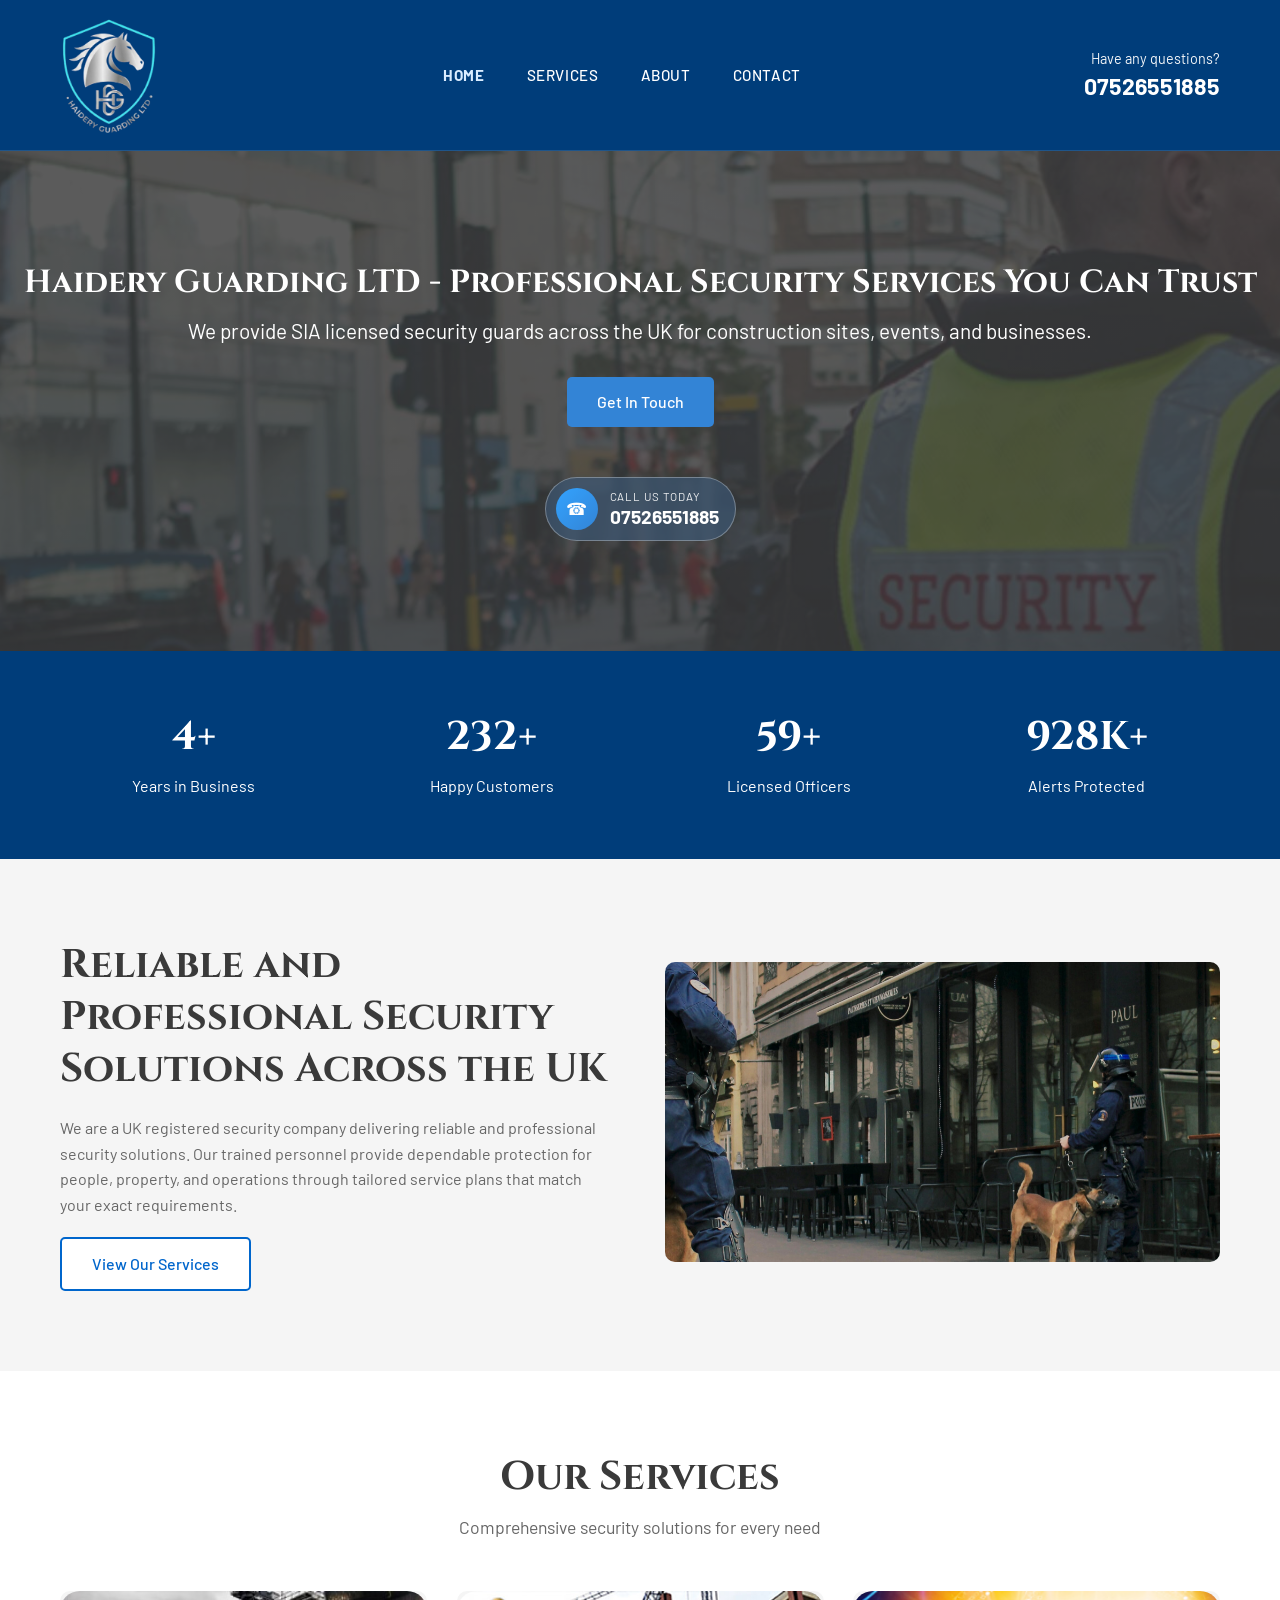
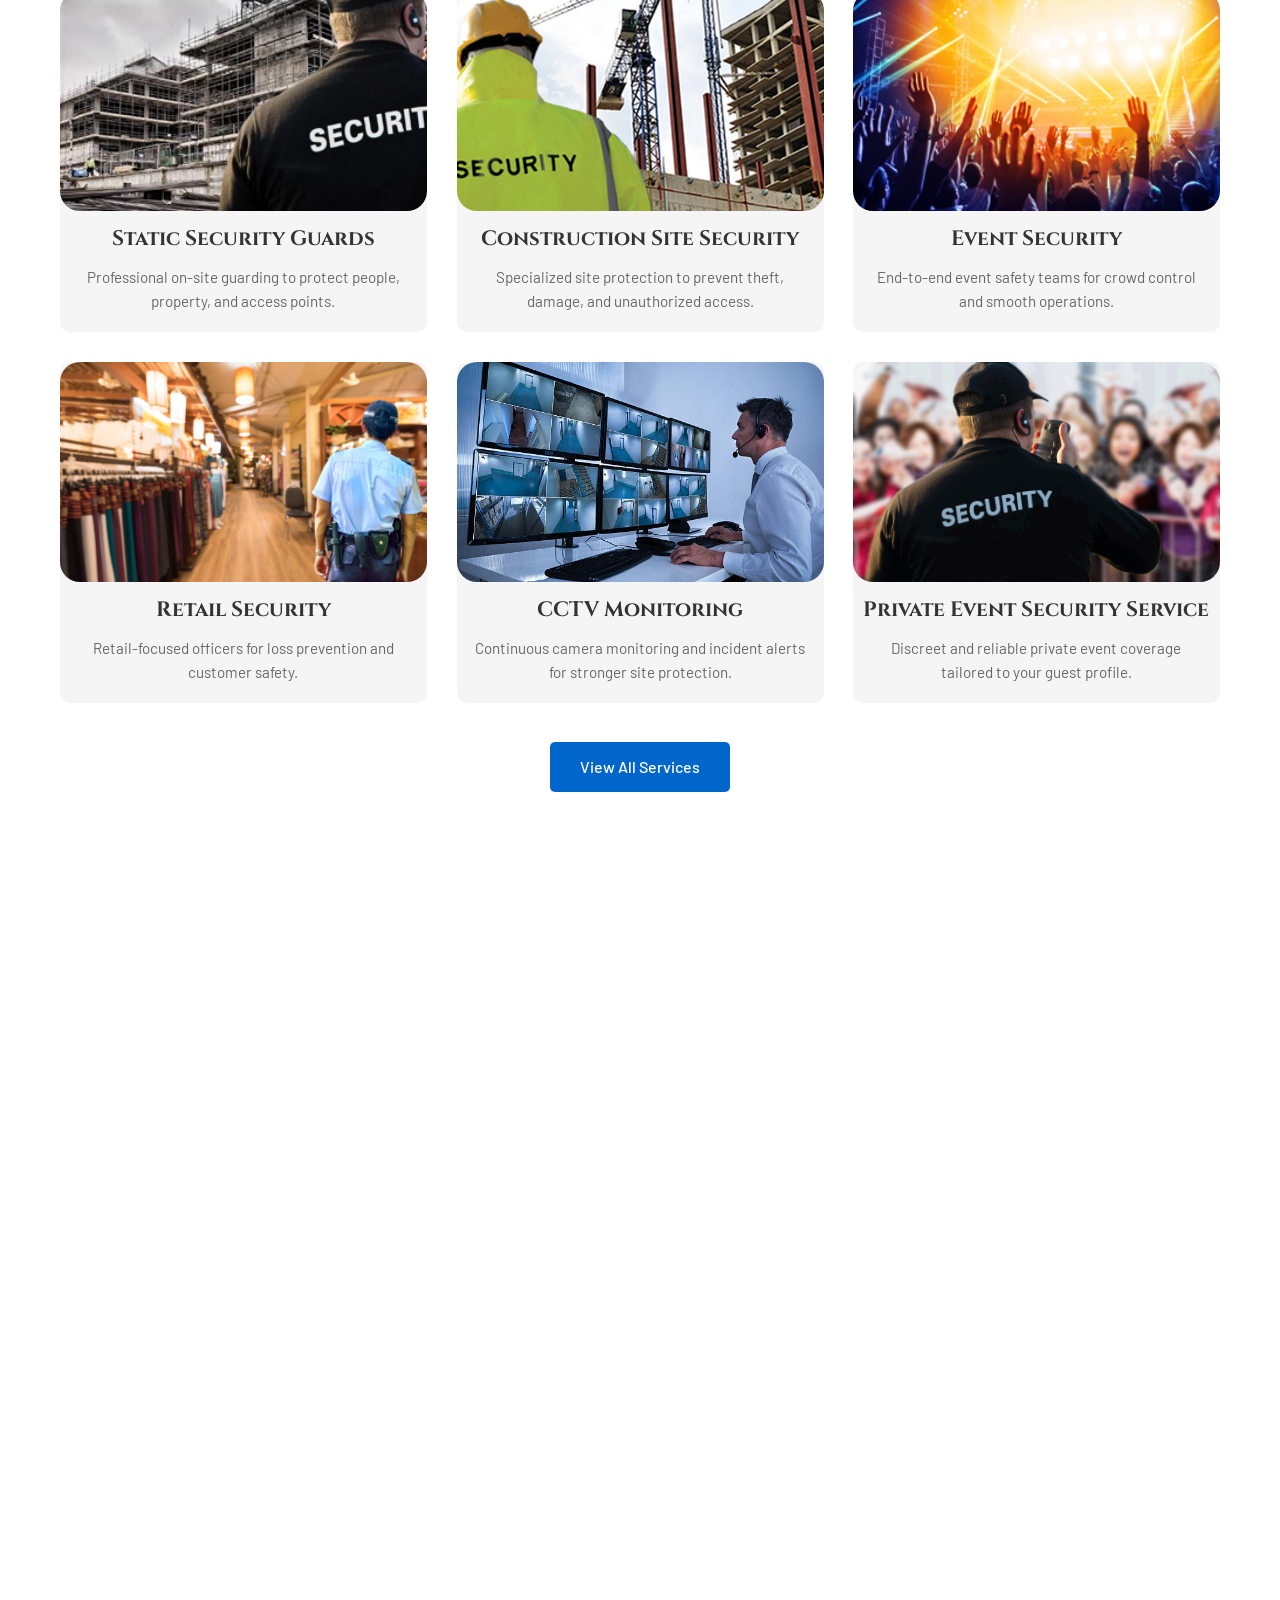
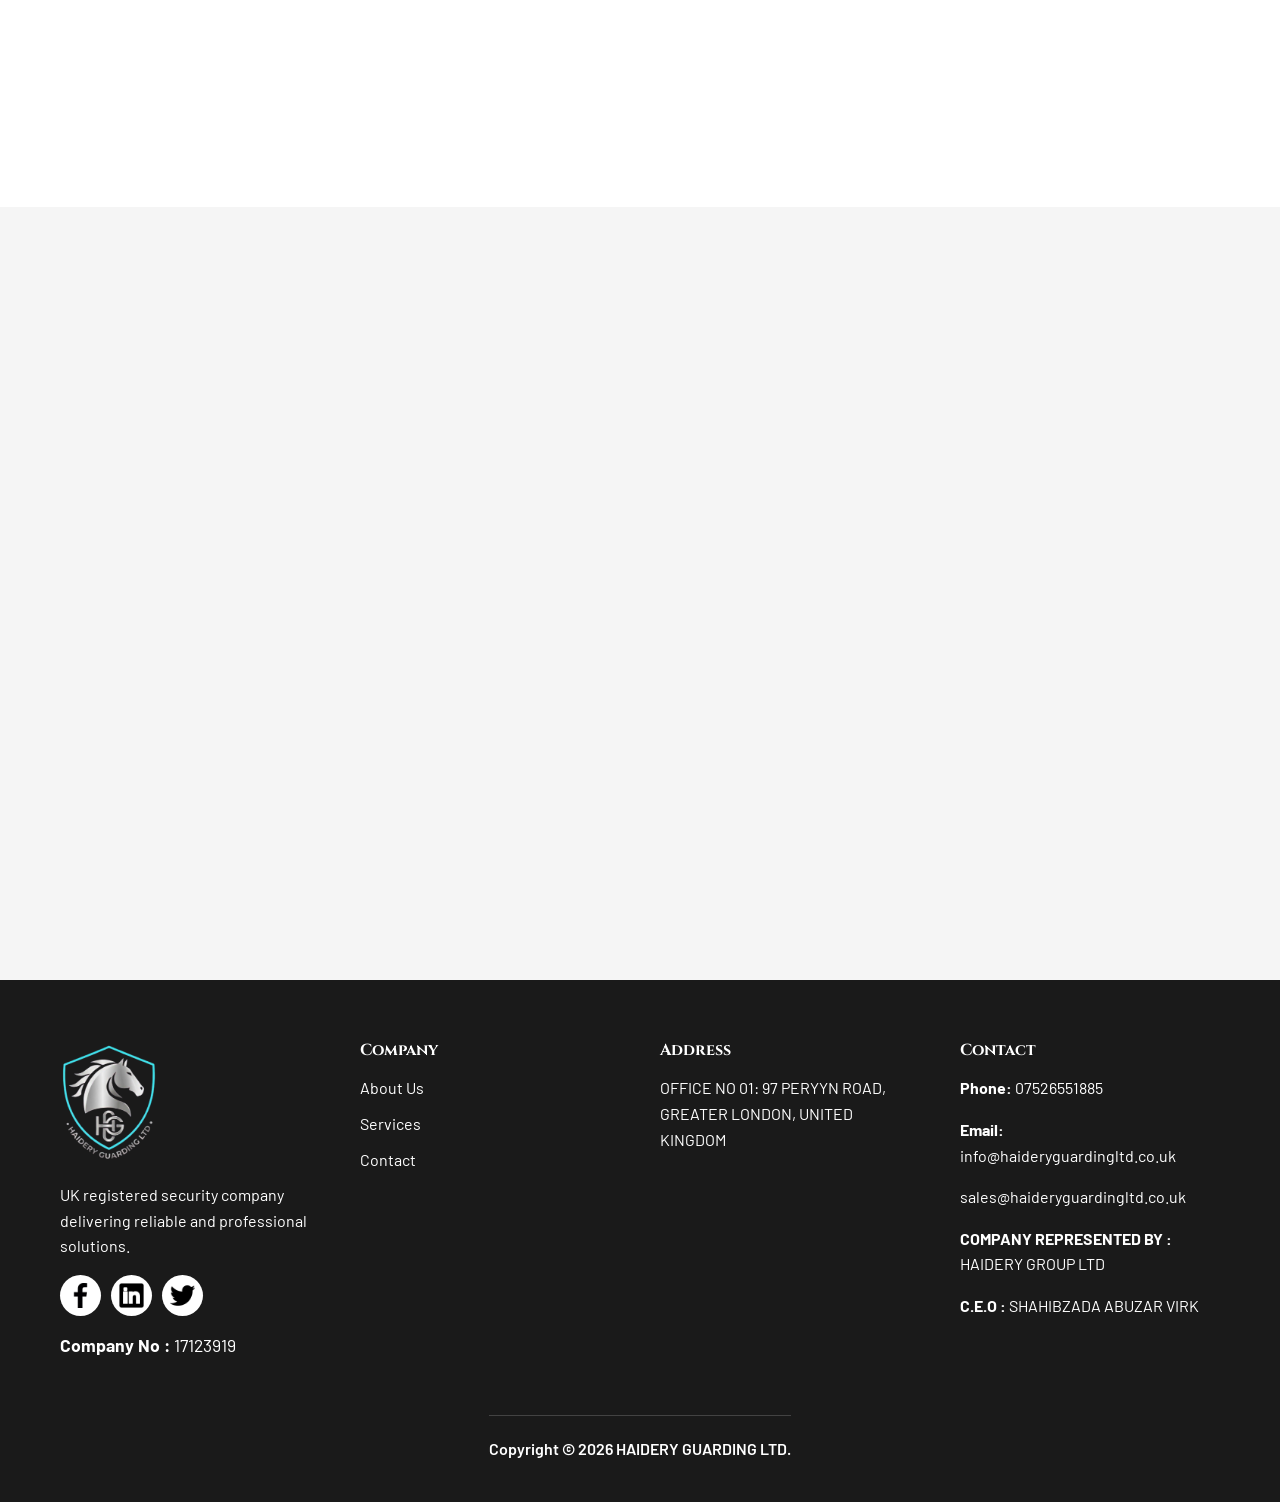
<file: index.html>
<!DOCTYPE html>
<html lang="en">
<head>
    <meta charset="UTF-8">
    <meta name="viewport" content="width=device-width, initial-scale=1.0">
    <title>Haidery Guarding LTD | UK Security Solutions</title>
    <link rel="preconnect" href="https://fonts.googleapis.com">
    <link rel="preconnect" href="https://fonts.gstatic.com" crossorigin>
    <link href="https://fonts.googleapis.com/css2?family=Barlow:wght@400;500;600;700&family=Cinzel:wght@600;700&display=swap" rel="stylesheet">
    <link rel="stylesheet" href="style.css">
    <script defer src="layout.js"></script>
    <link rel="icon" type="image/png" href="./images/logo.png">
    <link rel="apple-touch-icon" href="./images/logo.png">
    
    
</head>
<body data-page="home">
    <div id="site-header"></div>

    <!-- Hero Section -->
    <header id="home" class="hero">
        <div class="hero-content">
            <h1>Haidery Guarding LTD - Professional Security Services You Can Trust</h1>
            <p>We provide SIA licensed security guards across the UK for construction sites, events, and businesses.</p>
            <a class="btn btn-primary" href="contact.html">Get In Touch</a>
        </div>
        <div class="hero-contact">
            <span class="phone-icon" aria-hidden="true">&#9742;</span>
            <div class="phone-copy">
                <span class="phone-text">Call Us Today</span>
                <a class="phone-number" href="tel:+447526551885">07526551885</a>
            </div>
        </div>
    </header>

    <!-- Stats Section -->
    <section class="stats">
        <div class="container">
            <div class="stats-grid">
                <div class="stat-card">
                    <h3 class="counter" data-target="10">0</h3>
                    <p>Years in Business</p>
                </div>
                <div class="stat-card">
                    <h3 class="counter" data-target="500">0</h3>
                    <p>Happy Customers</p>
                </div>
                <div class="stat-card">
                    <h3 class="counter" data-target="128">0</h3>
                    <p>Licensed Officers</p>
                </div>
                <div class="stat-card">
                    <h3 class="counter" data-target="2000" data-format="k">0</h3>
                    <p>Alerts Protected</p>
                </div>
            </div>
        </div>
    </section>

    <!-- About Section -->
    <section class="about">
        <div class="container">
            <div class="about-grid">
                <div class="about-text">
                    <h2>Reliable and Professional Security Solutions Across the UK</h2>
                    <p>We are a UK registered security company delivering reliable and professional security solutions. Our trained personnel provide dependable protection for people, property, and operations through tailored service plans that match your exact requirements.</p>
                    <a class="btn btn-secondary" href="services.html">View Our Services</a>
                </div>
                <div class="about-image">
                    <div class="placeholder-image"><img src="/images/security-service-rank-img-bg.jpg" alt=""></div>
                </div>
            </div>
        </div>
    </section>

    <!-- Services Section -->
    <section id="services" class="services">
        <div class="container">
            <h2>Our Services</h2>
            <p class="section-subtitle">Comprehensive security solutions for every need</p>
            
            <div class="services-grid">
                <div class="service-card">
                    <div class="service-icon"><img src="/images/security.jpg" alt=""></div>
                    <h3>Static Security Guards</h3>
                    <p>Professional on-site guarding to protect people, property, and access points.</p>
                </div>
                
                <div class="service-card">
                    <div class="service-icon"><img src="/images/Construction-Security-banner.jpg" alt=""></div>
                    <h3>Construction Site Security</h3>
                    <p>Specialized site protection to prevent theft, damage, and unauthorized access.</p>
                </div>
                
                <div class="service-card">
                    <div class="service-icon"><img src="/images/event.jpg" alt=""></div>
                    <h3>Event Security</h3>
                    <p>End-to-end event safety teams for crowd control and smooth operations.</p>
                </div>
                
                <div class="service-card">
                    <div class="service-icon"><img src="/images/retail security2.jpeg" alt=""></div>
                    <h3>Retail Security</h3>
                    <p>Retail-focused officers for loss prevention and customer safety.</p>
                </div>
                
                <div class="service-card">
                    <div class="service-icon"><img src="/images/cctv.jpg" alt=""></div>
                    <h3>CCTV Monitoring</h3>
                    <p>Continuous camera monitoring and incident alerts for stronger site protection.</p>
                </div>
                
                <div class="service-card">
                    <div class="service-icon"><img src="/images/Event-Security-Guards.gif" alt=""></div>
                    <h3>Private Event Security Service</h3>
                    <p>Discreet and reliable private event coverage tailored to your guest profile.</p>
                </div>
            </div>
            
            <a class="btn btn-primary" href="services.html">View All Services</a>
        </div>
    </section>

    <!-- What Sets Us Apart Section -->
    <section id="about" class="what-sets-us-apart">
        <div class="container">
            <h2>What Sets Us Apart</h2>
            
            <div class="features-grid">
                <div class="feature-card">
                    <div class="feature-icon">👥</div>
                    <h3>Experience and Expertise</h3>
                    <p>Our team brings decades of combined security and law enforcement expertise. Every officer undergoes rigorous training and background checks.</p>
                </div>
                
                <div class="feature-card">
                    <div class="feature-icon">🛡️</div>
                    <h3>Comprehensive Security Solutions</h3>
                    <p>From retail to construction, event to corporate, we provide tailored security plans. Our flexibility ensures we meet your unique security requirements.</p>
                </div>
                
                <div class="feature-card">
                    <div class="feature-icon">⚙️</div>
                    <h3>Customized Security Plans</h3>
                    <p>We design security solutions specific to your needs. Whether 24/7 coverage or specialized services, we adapt to fit your exact requirements.</p>
                </div>
                
                <div class="feature-card">
                    <div class="feature-icon">👨‍💼</div>
                    <h3>Highly Trained Personnel</h3>
                    <p>We invest heavily in staff training and development. Our officers stay current with industry standards, protocols, and best practices.</p>
                </div>
                
                <div class="feature-card">
                    <div class="feature-icon">📞</div>
                    <h3>24/7 Monitoring and Support</h3>
                    <p>Round-the-clock monitoring and immediate response. Our team stands ready to assist whenever you need us. Rapid deployment and proactive surveillance.</p>
                </div>

                <div class="feature-card">
                    <div class="feature-icon">💼</div>
                    <h3>Community Engagement</h3>
                    <p>We are not just a security service provider; we are active members of the community. We believe in giving back and supporting the communities we serve, fostering a sense of trust and partnership.</p> 
            </div>
        </div>
    </section>

    <!-- Contact Section -->
    <section id="contact" class="contact">
        <div class="container">
            <div class="contact-grid">
                <div class="contact-info">
                    <h2>Contact Us</h2>
                    <p>Feel Free to Contact Us</p>
                    <p class="contact-description">I appreciate you taking the time for a consultation. Our security team is ready to guide you through our range of services and develop a personalized security plan tailored to your specific needs. Contact us now to schedule a consultation and discover how we can enhance your security today.</p>
                </div>
                
                <form class="contact-form" action="https://formsubmit.co/info@haideryguardingltd.co.uk" method="POST">
                    <input type="hidden" name="_subject" value="New enquiry from Home page">
                    <input type="hidden" name="_captcha" value="false">
                    <input type="hidden" name="_next" value="http://127.0.0.1:5500/thanks.html">

                    <div class="form-group">
                        <label for="name">Name *</label>
                        <input type="text" id="name" name="name" required>
                    </div>
                    
                    <div class="form-group">
                        <label for="email">Email *</label>
                        <input type="email" id="email" name="email" required>
                    </div>
                    
                    <div class="form-group">
                        <label for="company">Company</label>
                        <input type="text" id="company" name="company">
                    </div>
                    
                    <div class="form-group">
                        <label for="services">Services *</label>
                        <select id="services" name="services" required>
                            <option value="">Choose...</option>
                            <option value="static-security-guards">Static Security Guards</option>
                            <option value="construction-site-security">Construction Site Security</option>
                            <option value="event">Event Security</option>
                            <option value="retail">Retail Security</option>
                            <option value="cctv-monitoring">CCTV Monitoring</option>
                            <option value="cleaning">Cleaning</option>
                            <option value="fire-marshal">Fire Marshal</option>
                            <option value="traffic-marshal">Traffic Marshal</option>
                            <option value="private-event-security-service">Private Event Security Service</option>
                        </select>
                    </div>
                    
                    <div class="form-group">
                        <label for="message">Message *</label>
                        <textarea id="message" name="message" rows="5" required></textarea>
                    </div>
                    
                    <button type="submit" class="btn btn-primary">Submit</button>
                </form>
            </div>
        </div>
    </section>

    <div id="site-footer"></div>

    <script>
        // Counter Animation Function
        function animateCounters() {
            const counters = document.querySelectorAll('.counter');
            const duration = 2000; // 2 seconds

            counters.forEach(counter => {
                const target = parseInt(counter.getAttribute('data-target'));
                const format = counter.getAttribute('data-format');
                const increment = target / (duration / 16); // 60 FPS
                let current = 0;

                const updateCounter = () => {
                    current += increment;
                    
                    if (current < target) {
                        if (format === 'k') {
                            counter.textContent = Math.floor(current) + 'K+';
                        } else {
                            counter.textContent = Math.floor(current) + '+';
                        }
                        requestAnimationFrame(updateCounter);
                    } else {
                        if (format === 'k') {
                            counter.textContent = target / 1000 + 'K+';
                        } else {
                            counter.textContent = target + '+';
                        }
                    }
                };

                updateCounter();
            });
        }

        // Trigger animation when stats section is in view
        const statsSection = document.querySelector('.stats');
        let hasAnimated = false;

        const observerOptions = {
            threshold: 0.5
        };

        const observer = new IntersectionObserver(entries => {
            entries.forEach(entry => {
                if (entry.isIntersecting && !hasAnimated) {
                    hasAnimated = true;
                    animateCounters();
                    observer.unobserve(entry.target);
                }
            });
        }, observerOptions);

        if (statsSection) {
            observer.observe(statsSection);
        }
    </script>
</body>
</html>
</file>
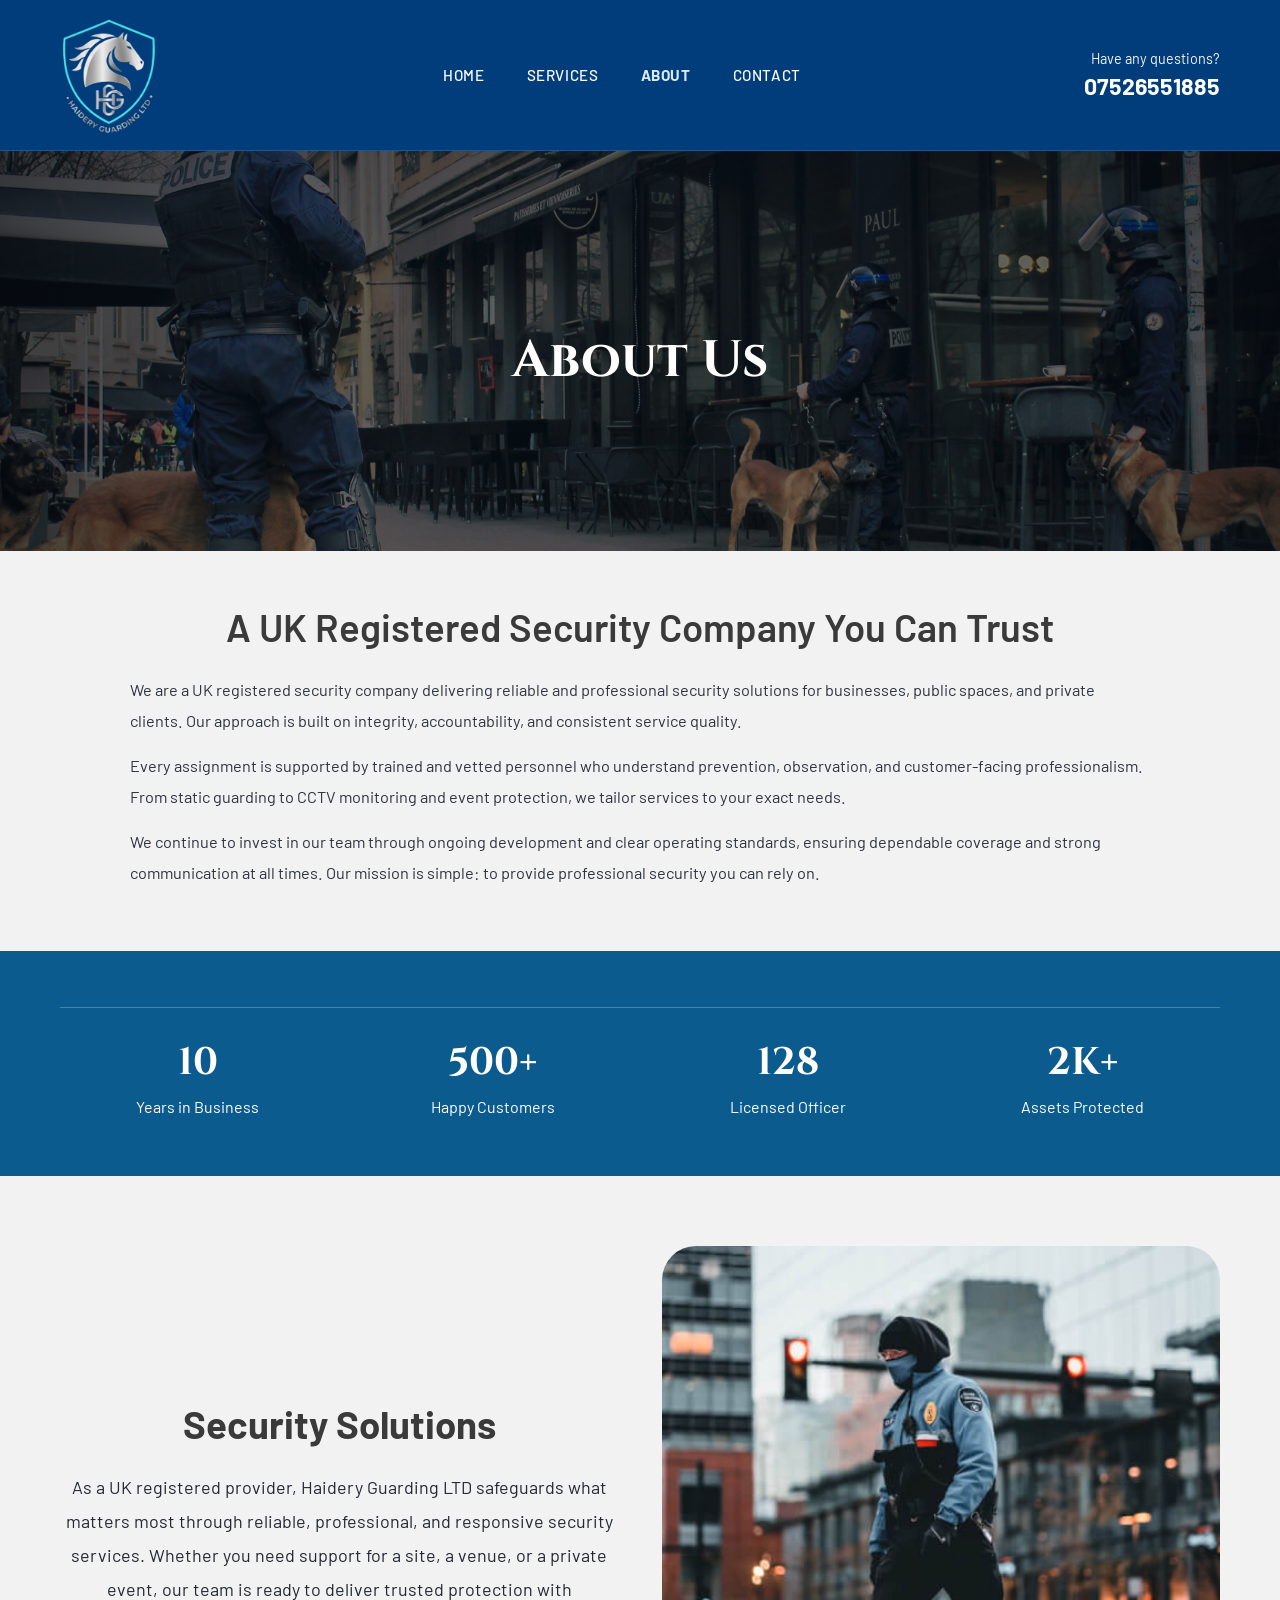
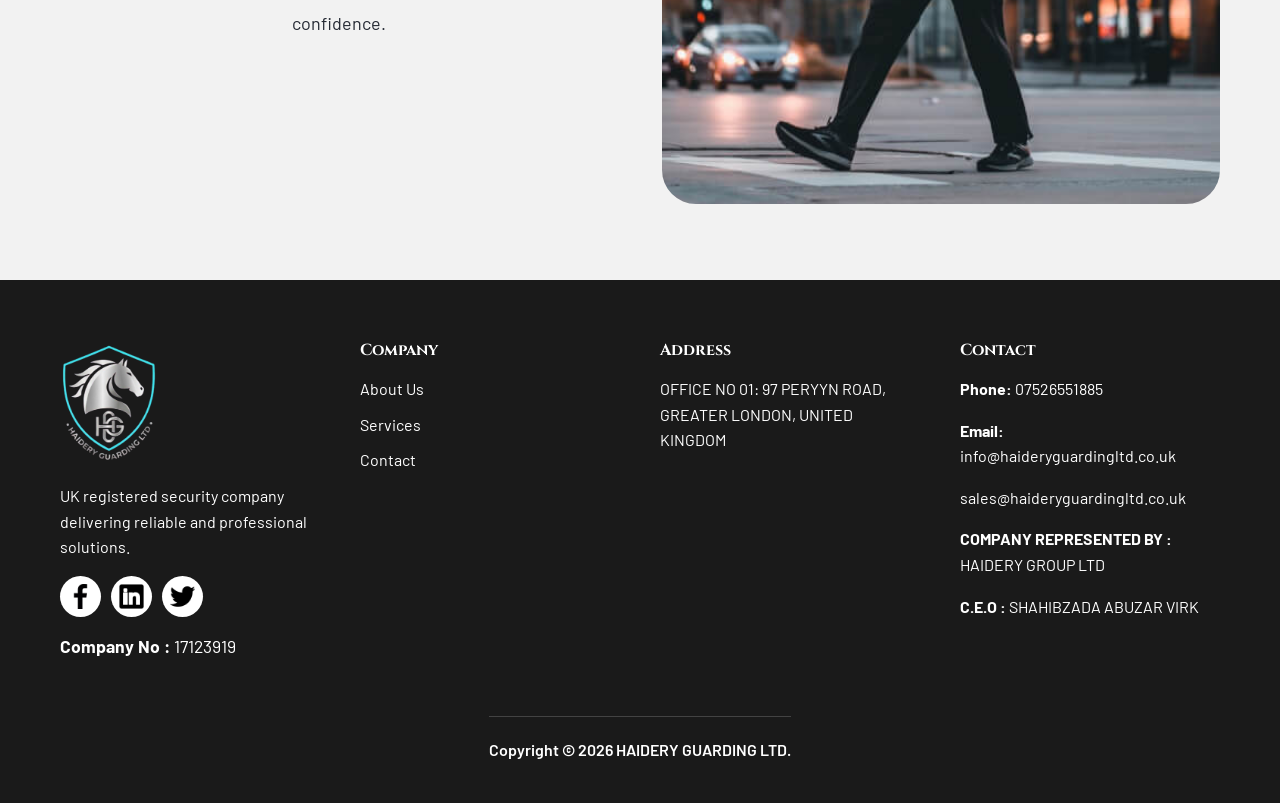
<file: about.html>
<!DOCTYPE html>
<html lang="en">
<head>
    <meta charset="UTF-8">
    <meta name="viewport" content="width=device-width, initial-scale=1.0">
    <title>Haidery Guarding LTD | About</title>
    <link rel="preconnect" href="https://fonts.googleapis.com">
    <link rel="preconnect" href="https://fonts.gstatic.com" crossorigin>
    <link href="https://fonts.googleapis.com/css2?family=Barlow:wght@400;500;600;700&family=Cinzel:wght@600;700&display=swap" rel="stylesheet">
    <link rel="icon" type="image/png" href="./images/logo.png">
    <link rel="stylesheet" href="style.css">
    <link rel="stylesheet" href="about.css">
    <script defer src="layout.js"></script>
</head>
<body class="about-page" data-page="about">
    <div id="site-header"></div>

    <header class="about-hero">
        <div class="container hero-inner">
            <!-- <span class="title-line"></span> -->
            <h1>About Us</h1>
        </div>
    </header>

    <main>
        <section class="about-intro">
            <div class="container narrow">
                <h2>A UK Registered Security Company You Can Trust</h2>
                <p>
                    We are a UK registered security company delivering reliable and professional
                    security solutions for businesses, public spaces, and private clients. Our approach
                    is built on integrity, accountability, and consistent service quality.
                </p>
                <p>
                    Every assignment is supported by trained and vetted personnel who understand
                    prevention, observation, and customer-facing professionalism. From static guarding
                    to CCTV monitoring and event protection, we tailor services to your exact needs.
                </p>
                <p>
                    We continue to invest in our team through ongoing development and clear operating
                    standards, ensuring dependable coverage and strong communication at all times.
                    Our mission is simple: to provide professional security you can rely on.
                </p>
            </div>
        </section>

        <section class="about-stats" aria-label="Company highlights">
            <div class="container">
                <div class="stats-row">
                    <div class="item">
                        <h3>10</h3>
                        <p>Years in Business</p>
                    </div>
                    <div class="item">
                        <h3>500+</h3>
                        <p>Happy Customers</p>
                    </div>
                    <div class="item">
                        <h3>128</h3>
                        <p>Licensed Officer</p>
                    </div>
                    <div class="item">
                        <h3>2K+</h3>
                        <p>Assets Protected</p>
                    </div>
                </div>
            </div>
        </section>

        <section class="about-solution">
            <div class="container solution-grid">
                <div class="solution-copy">
                    <h2>Security Solutions</h2>
                    <p>
                        As a UK registered provider, Haidery Guarding LTD safeguards what matters
                        most through reliable, professional, and responsive security services.
                        Whether you need support for a site, a venue, or a private event, our team is
                        ready to deliver trusted protection with confidence.
                    </p>
                </div>
                <div class="solution-image">
                    <img src="./images/security-service-about-us-img.jpg" alt="Security officer patrol service">
                </div>
            </div>
        </section>
    </main>

    <div id="site-footer"></div>
</body>
</html>
</file>
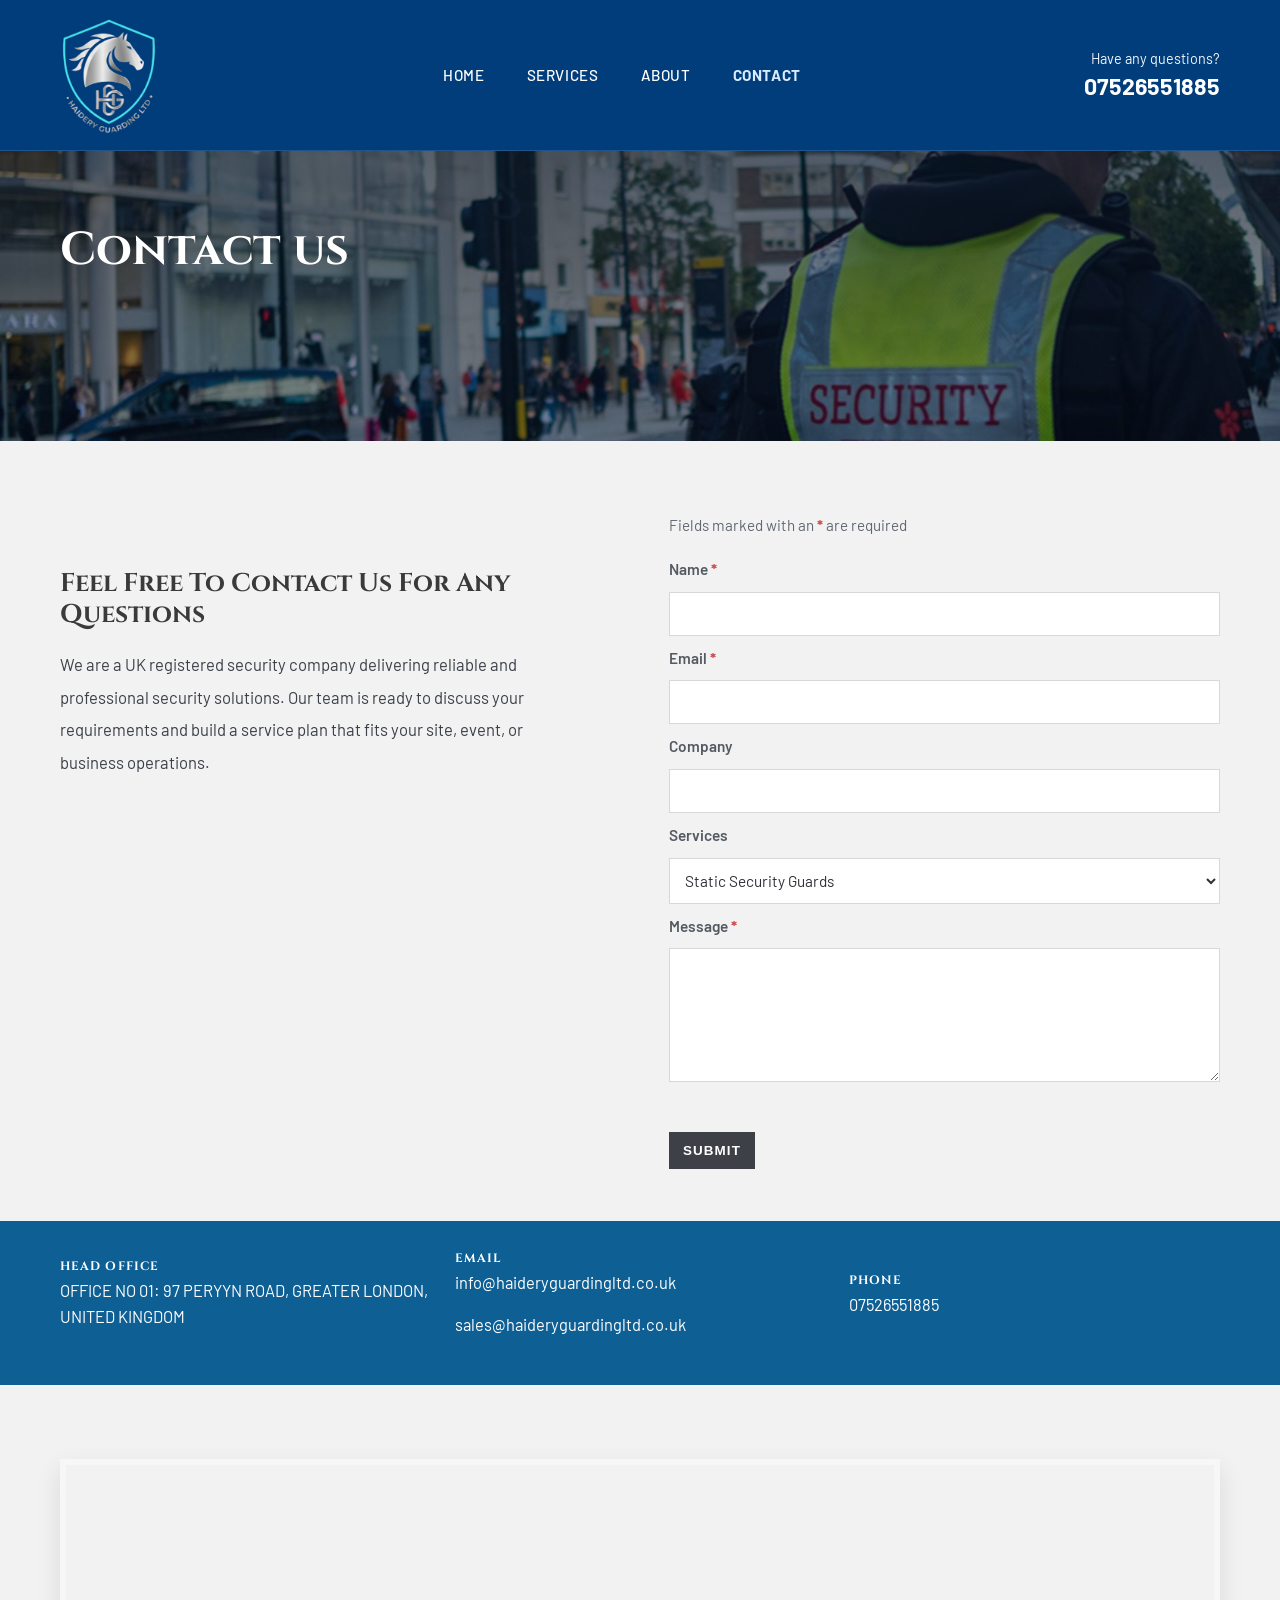
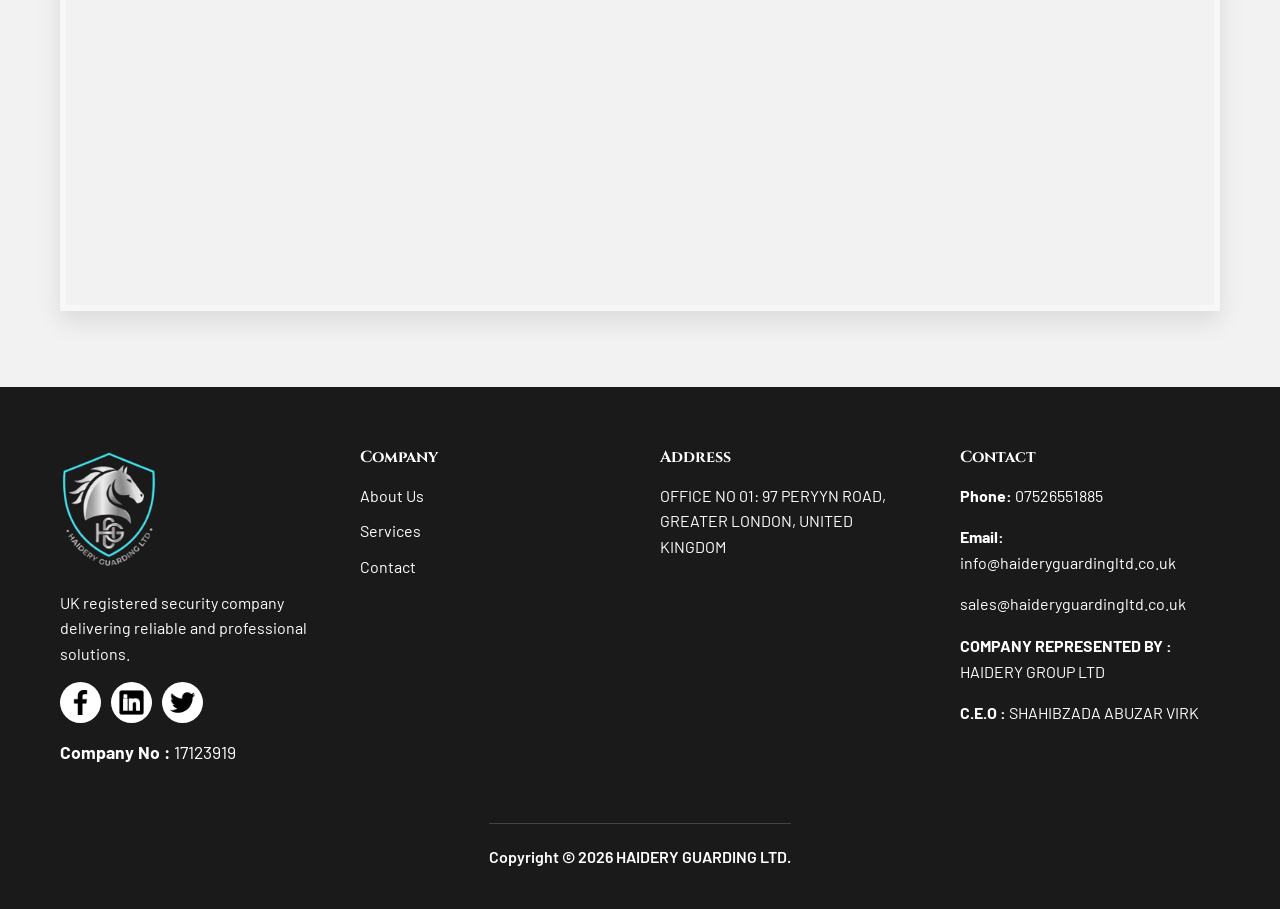
<file: contact.html>
<!DOCTYPE html>
<html lang="en">
<head>
    <meta charset="UTF-8">
    <meta name="viewport" content="width=device-width, initial-scale=1.0">
    <title>Haidery Guarding LTD | Contact</title>
    <link rel="preconnect" href="https://fonts.googleapis.com">
    <link rel="preconnect" href="https://fonts.gstatic.com" crossorigin>
    <link href="https://fonts.googleapis.com/css2?family=Barlow:wght@400;500;600;700&family=Cinzel:wght@600;700&display=swap" rel="stylesheet">
    <link rel="icon" type="image/png" href="./images/logo.png">
    <link rel="stylesheet" href="style.css">
    <link rel="stylesheet" href="contact.css">
    <script defer src="layout.js"></script>
</head>
<body class="contact-page" data-page="contact">
    <div id="site-header"></div>

    <header class="contact-hero" id="top">
        <div class="container">
            <!-- <span class="title-line"></span> -->
            <h1>Contact us</h1>
        </div>
    </header>

    <main>
        <section class="contact-main" id="contact-section">
            <div class="container form-layout">
                <div class="intro-copy">
                    <h2>Feel Free To Contact Us For Any Questions</h2>
                    <p>
                        We are a UK registered security company delivering reliable and professional
                        security solutions. Our team is ready to discuss your requirements and build a
                        service plan that fits your site, event, or business operations.
                    </p>
                </div>

                <form class="contact-page-form" action="https://formsubmit.co/info@haideryguardingltd.co.uk" method="POST">
                    <input type="hidden" name="subject" value="New enquiry from Contact page">
                    <input type="hidden" name="_next" value="https://haideryguardingltd.co.uk/thanks.html">
                    <input type="hidden" name="_captcha" value="false">

                    <p class="form-note">Fields marked with an <strong>*</strong> are required</p>

                    <label for="name">Name <strong>*</strong></label>
                    <input id="name" name="name" type="text" required>

                    <label for="email">Email <strong>*</strong></label>
                    <input id="email" name="email" type="email" required>

                    <label for="company">Company</label>
                    <input id="company" name="company" type="text">

                    <label for="service">Services</label>
                    <select id="service" name="service">
                        <option value="static-security-guards">Static Security Guards</option>
                        <option value="construction-site-security">Construction Site Security</option>
                        <option value="event">Event Security</option>
                        <option value="retail">Retail Security</option>
                        <option value="cctv-monitoring">CCTV Monitoring</option>
                        <option value="cleaning">Cleaning</option>
                        <option value="fire-marshal">Fire Marshal</option>
                        <option value="traffic-marshal">Traffic Marshal</option>
                        <option value="private-event-security-service">Private Event Security Service</option>
                    </select>

                    <label for="message">Message <strong>*</strong></label>
                    <textarea id="message" name="message" rows="6" required></textarea>

                    <p class="form-status" aria-live="polite"></p>

                    <button type="submit">Submit</button>
                </form>
            </div>
        </section>

        <section class="quick-contact" aria-label="Office details">
            <div class="container quick-grid">
                <div>
                    <h3>Head Office</h3>
                    <p>OFFICE NO 01: 97 PERYYN ROAD, GREATER LONDON, UNITED KINGDOM</p>
                </div>
                <div>
                    <h3>Email</h3>
                    <p><a href="mailto:info@haideryguardingltd.co.uk">info@haideryguardingltd.co.uk</a></p>
                <p><a href="mailto:sales@haideryguardingltd.co.uk"> sales@haideryguardingltd.co.uk</a></p>
                </div>
                <div>
                    <h3>Phone</h3>
                    <p><a href="tel:+447526551885">07526551885</a></p>
                </div>
            </div>
        </section>

        <section class="map-section" aria-label="Google map">
            <div class="container">
                <div class="map-frame">
                    <iframe
                        title="Haidery Guarding LTD location"
                        src="https://maps.google.com/maps?q=51.5139389%2C-0.2599166&t=&z=17&ie=UTF8&iwloc=&output=embed"
                        loading="lazy"
                        referrerpolicy="no-referrer-when-downgrade"></iframe>
                </div>
            </div>
        </section>
    </main>

    <div id="site-footer"></div>
</body>
</html>
</file>
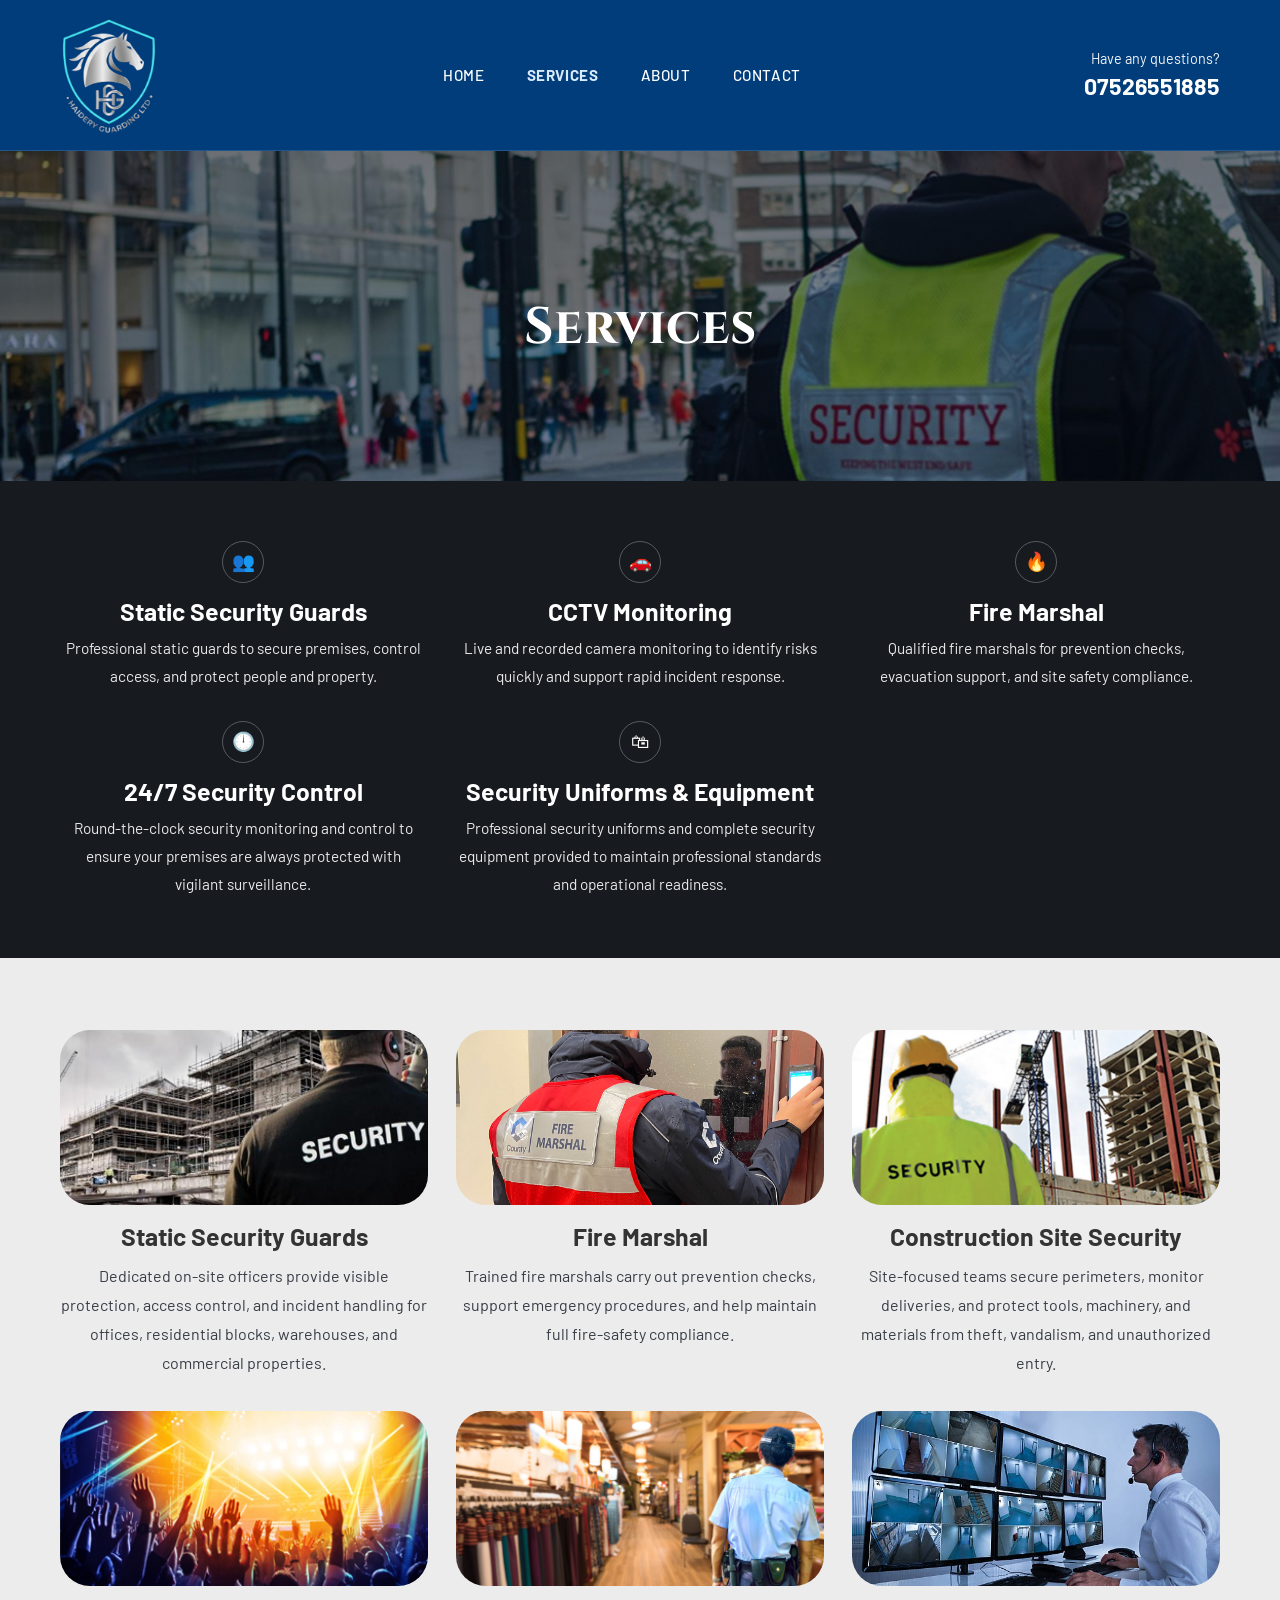
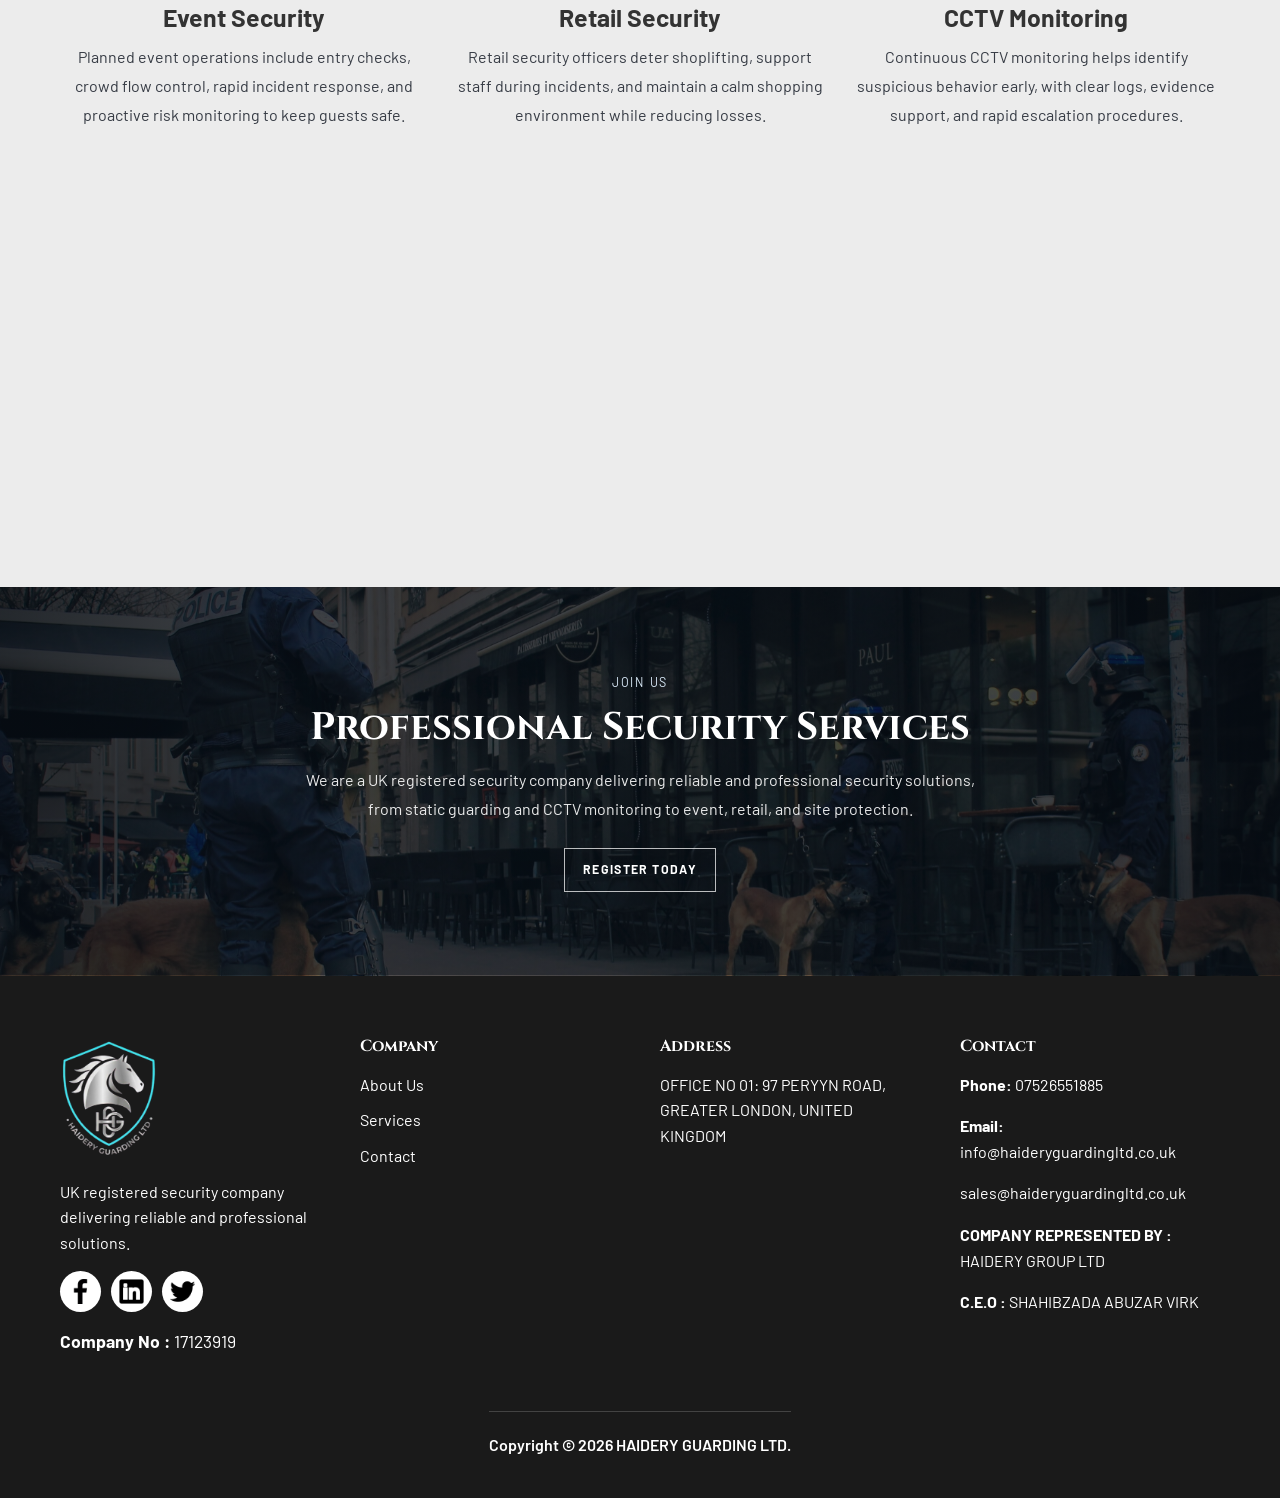
<file: services.html>
<!DOCTYPE html>
<html lang="en">
<head>
    <meta charset="UTF-8">
    <meta name="viewport" content="width=device-width, initial-scale=1.0">
    <title>Haidery Guarding LTD | Services</title>
    <link rel="preconnect" href="https://fonts.googleapis.com">
    <link rel="preconnect" href="https://fonts.gstatic.com" crossorigin>
    <link href="https://fonts.googleapis.com/css2?family=Barlow:wght@400;500;600;700&family=Cinzel:wght@600;700&display=swap" rel="stylesheet">
    <link rel="icon" type="image/png" href="./images/logo.png">
    <link rel="stylesheet" href="style.css">
    <link rel="stylesheet" href="services.css">
    <script defer src="layout.js"></script>
</head>
<body class="services-page" data-page="services">
    <div id="site-header"></div>

    <header class="services-hero">
        <div class="container hero-inner">
            <!-- <span class="title-line"></span> -->
            <h1>Services</h1>
        </div>
    </header>

    <main>
        <section class="service-pillars" aria-label="Core service pillars">
            <div class="container">
                <div class="pillars-grid">
                    <article class="pillar-card">
                        <span class="pillar-icon" aria-hidden="true">&#128101;</span>
                        <h2>Static Security Guards</h2>
                        <p>
                            Professional static guards to secure premises, control access,
                            and protect people and property.
                        </p>
                    </article>
                    <article class="pillar-card">
                        <span class="pillar-icon" aria-hidden="true">&#128663;</span>
                        <h2>CCTV Monitoring</h2>
                        <p>
                            Live and recorded camera monitoring to identify risks quickly
                            and support rapid incident response.
                        </p>
                    </article>
                    <article class="pillar-card">
                        <span class="pillar-icon" aria-hidden="true">&#128293;</span>
                        <h2>Fire Marshal</h2>
                        <p>
                            Qualified fire marshals for prevention checks, evacuation support,
                            and site safety compliance.
                        </p>
                        
                    </article>
                    <article class="pillar-card">
                        <span class="pillar-icon" aria-hidden="true">&#128347;</span>
                        <h2>24/7 Security Control</h2>
                        <p>
                            Round-the-clock security monitoring and control to ensure
                            your premises are always protected with vigilant surveillance.
                        </p>
                    </article>
                    <article class="pillar-card">
                        <span class="pillar-icon" aria-hidden="true">&#128717;</span>
                        <h2>Security Uniforms & Equipment</h2>
                        <p>
                            Professional security uniforms and complete security equipment
                            provided to maintain professional standards and operational readiness.
                        </p>
                    </article>
                </div>
            </div>
        </section>

        <!-- <section class="service-showcase" aria-label="Detailed service offerings">
            <div class="container showcase-list">
                <article class="showcase-item">
                    <div class="showcase-media">
                        <img src="./images/security.jpg" alt="Construction site security officer">
                    </div>
                    <div class="showcase-copy">
                        <h2>Construction Site Security</h2>
                        <p>
                            Dedicated site security for construction projects to deter theft,
                            prevent unauthorized access, and protect materials and equipment.
                        </p>
                    </div>
                </article>

                <article class="showcase-item reverse">
                    <div class="showcase-media">
                        <img src="./images/event.jpg" alt="Event security service">
                    </div>
                    <div class="showcase-copy">
                        <h2>Event Security</h2>
                        <p>
                            Professional event security teams for crowd control, entry checks,
                            and safe event delivery.
                        </p>
                    </div>
                </article>

                <article class="showcase-item">
                    <div class="showcase-media">
                        <img src="./images/6.jpg" alt="Retail security officer on duty">
                    </div>
                    <div class="showcase-copy">
                        <h2>Retail Security</h2>
                        <p>
                            Visible retail protection to reduce losses, deter theft,
                            and provide a safer shopping environment.
                        </p>
                    </div>
                </article>

                <article class="showcase-item reverse">
                    <div class="showcase-media">
                        <img src="./images/2.jpg" alt="Cleaning service team member">
                    </div>
                    <div class="showcase-copy">
                        <h2>Cleaning</h2>
                        <p>
                            Reliable cleaning services for offices, sites, and venues,
                            delivered with professionalism and consistency.
                        </p>
                    </div>
                </article>

                <article class="showcase-item">
                    <div class="showcase-media">
                        <img src="./images/patrol.jpg" alt="Mobile patrol security vehicle">
                    </div>
                    <div class="showcase-copy">
                        <h2>Traffic Marshal</h2>
                        <p>
                            Trained traffic marshals to manage vehicle movement,
                            maintain safe access routes, and reduce on-site hazards.
                        </p>
                    </div>
                </article>

                <article class="showcase-item reverse">
                    <div class="showcase-media">
                        <img src="./images/door.jpg" alt="Private event security service">
                    </div>
                    <div class="showcase-copy">
                        <h2>Private Event Security Service</h2>
                        <p>
                            Discreet and effective security coverage for private functions,
                            guest protection, and venue safety.
                        </p>
                    </div>
                </article>
            </div>
        </section> -->

        
       
        <section class="training-modules" aria-label="Training modules">
            <div class="container modules-grid">
                <article class="module-card">
                    <img src="./images/security.jpg" alt="Static security guards service">
                    <h3>Static Security Guards</h3>
                    <p>
                        Dedicated on-site officers provide visible protection, access control,
                        and incident handling for offices, residential blocks, warehouses,
                        and commercial properties.
                    </p>
                </article>

                  <article class="module-card">
                    <img src="./images/County-Fire-Marshal-.jpg" alt="Fire marshal service">
                    <h3>Fire Marshal</h3>
                    <p>
                        Trained fire marshals carry out prevention checks, support emergency
                        procedures, and help maintain full fire-safety compliance.
                    </p>
                </article>

                <article class="module-card">
                    <img src="./images/Construction-Security-banner.jpg" alt="Construction site security service">
                    <h3>Construction Site Security</h3>
                    <p>
                        Site-focused teams secure perimeters, monitor deliveries, and protect
                        tools, machinery, and materials from theft, vandalism, and unauthorized entry.
                    </p>
                </article>

                <article class="module-card">
                    <img src="./images/event.jpg" alt="Event security service">
                    <h3>Event Security</h3>
                    <p>
                        Planned event operations include entry checks, crowd flow control,
                        rapid incident response, and proactive risk monitoring to keep guests safe.
                    </p>
                </article>

                <article class="module-card">
                    <img src="./images/retail security2.jpeg" alt="Retail security service">
                    <h3>Retail Security</h3>
                    <p>
                        Retail security officers deter shoplifting, support staff during incidents,
                        and maintain a calm shopping environment while reducing losses.
                    </p>
                </article>

                <article class="module-card">
                    <img src="./images/cctv.jpg" alt="CCTV monitoring service">
                    <h3>CCTV Monitoring</h3>
                    <p>
                        Continuous CCTV monitoring helps identify suspicious behavior early,
                        with clear logs, evidence support, and rapid escalation procedures.
                    </p>
                </article>

                <article class="module-card">
                    <img src="./images/professional-cleaning-service-people-working-together-office_23-2150520596.avif" alt="Cleaning service">
                    <h3>Cleaning</h3>
                    <p>
                        Professional cleaning teams maintain hygiene and presentation standards
                        across offices, commercial spaces, sites, and event venues.
                    </p>
                </article>

              

                <article class="module-card">
                    <img src="./images/Traffic-Marshal2.jpg" alt="Traffic marshal service">
                    <h3>Traffic Marshal</h3>
                    <p>
                        Traffic marshals manage vehicle movement, loading zones, and access
                        points to reduce congestion, delays, and on-site safety risks.
                    </p>
                </article>

                <article class="module-card">
                    <img src="./images/Event-Security-Guards.gif" alt="Private event security service">
                    <h3>Private Event Security Service</h3>
                    <p>
                        Tailored private event coverage protects VIP guests, manages entry lists,
                        and ensures smooth coordination with venue staff for secure celebrations.
                    </p>
                </article>
            </div>
        </section>


         <section class="training-cta" aria-label="Private security training call to action">
            <div class="container training-cta-inner">
                <p class="kicker">Join Us</p>
                <h2>Professional Security Services</h2>
                <p>
                    We are a UK registered security company delivering reliable and professional
                    security solutions, from static guarding and CCTV monitoring to event,
                    retail, and site protection.
                </p>
                <a class="training-btn" href="contact.html">Register Today</a>
            </div>
        </section>
    </main>

    <div id="site-footer"></div>
</body>
</html>
</file>
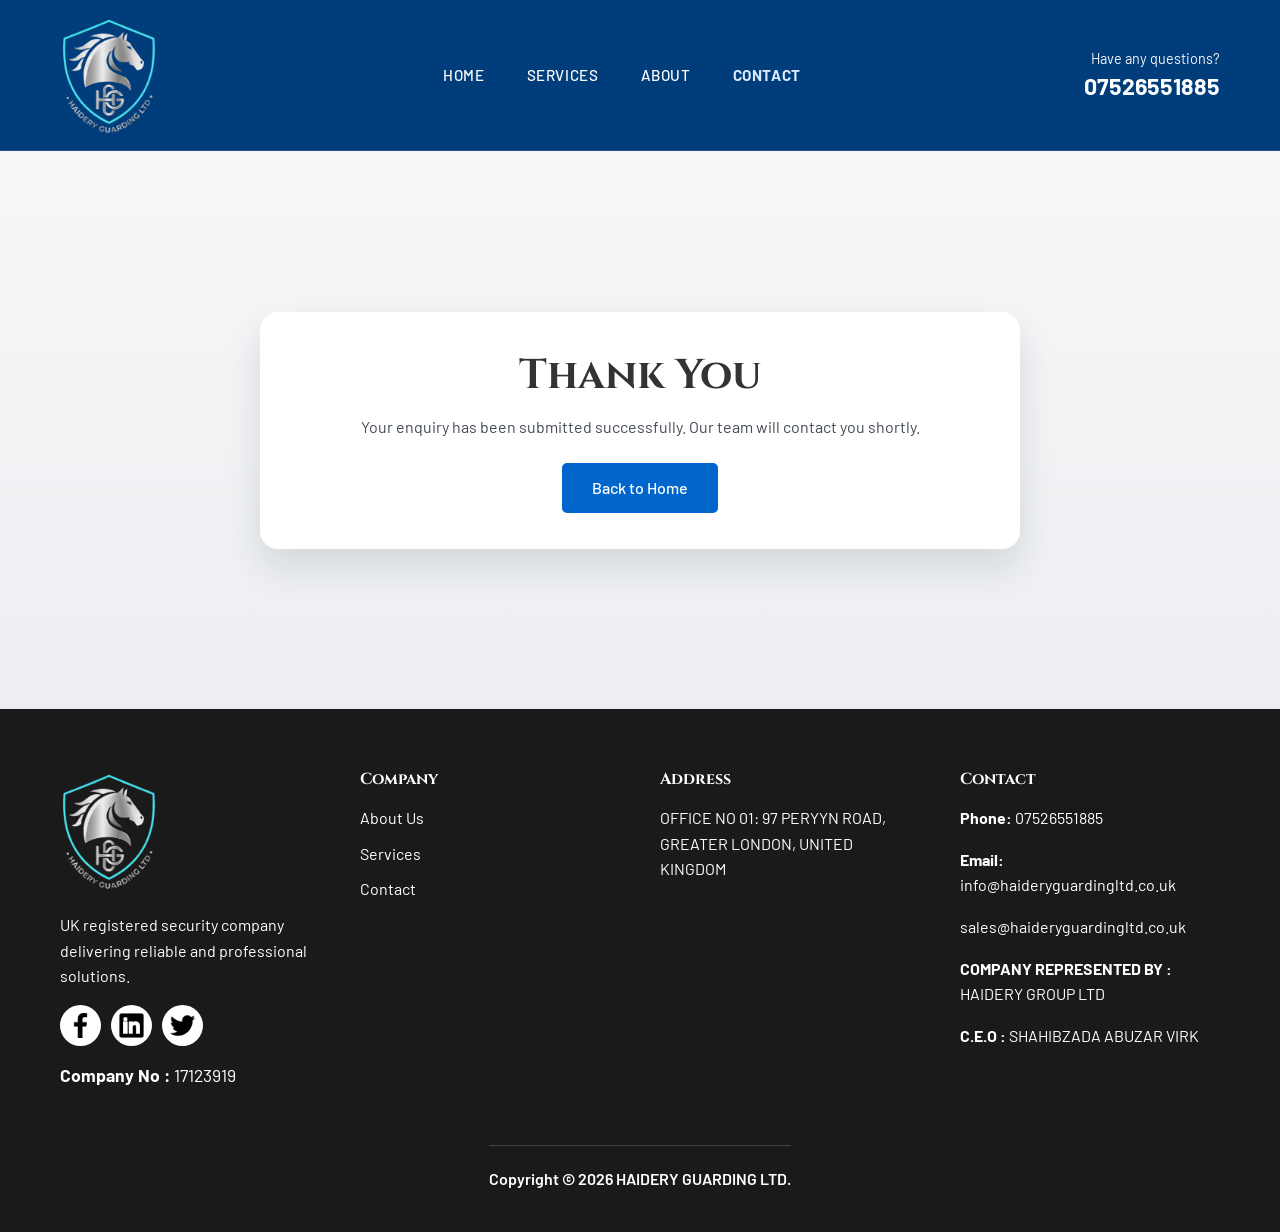
<file: thanks.html>
<!DOCTYPE html>
<html lang="en">
<head>
    <meta charset="UTF-8">
    <meta name="viewport" content="width=device-width, initial-scale=1.0">
    <title>Thank You | Haidery Guarding LTD</title>
    <link rel="preconnect" href="https://fonts.googleapis.com">
    <link rel="preconnect" href="https://fonts.gstatic.com" crossorigin>
    <link href="https://fonts.googleapis.com/css2?family=Barlow:wght@400;500;600;700&family=Cinzel:wght@600;700&display=swap" rel="stylesheet">
    <link rel="icon" type="image/png" href="./images/logo.png">
    <link rel="stylesheet" href="style.css">
    <script defer src="layout.js"></script>
    <style>
        .thanks-wrap {
            min-height: 62vh;
            display: grid;
            place-items: center;
            padding: 60px 20px;
            background: linear-gradient(180deg, #f7f7f8, #eceef1);
        }

        .thanks-card {
            width: min(760px, 100%);
            background: #fff;
            border-radius: 18px;
            padding: 36px 28px;
            box-shadow: 0 18px 36px rgba(20, 31, 48, 0.12);
            text-align: center;
        }

        .thanks-card h1 {
            margin-bottom: 12px;
            font-size: clamp(1.8rem, 3.4vw, 2.6rem);
        }

        .thanks-card p {
            color: #434a54;
            margin-bottom: 24px;
        }
    </style>
</head>
<body data-page="contact">
    <div id="site-header"></div>

    <main class="thanks-wrap">
        <section class="thanks-card" aria-live="polite">
            <h1>Thank You</h1>
            <p>Your enquiry has been submitted successfully. Our team will contact you shortly.</p>
            <a class="btn btn-primary" href="index.html">Back to Home</a>
        </section>
    </main>

    <div id="site-footer"></div>
</body>
</html>
</file>
<file: style.css>
/* ==========================================
   Global Styles
   ========================================== */

* {
    margin: 0;
    padding: 0;
    box-sizing: border-box;
}

:root {
    --primary-color: #0066cc;
    --secondary-color: #003d7a;
    --text-color: #333;
    --light-gray: #f5f5f5;
    --border-color: #ddd;
    --white: #fff;
}

html {
    scroll-behavior: smooth;
}

body {
    font-family: 'Barlow', sans-serif;
    line-height: 1.6;
    color: var(--text-color);
    background-color: var(--white);
}

/* ==========================================
   Motion
   ========================================== */

@keyframes fade-up {
    from {
        opacity: 0;
        transform: translateY(22px);
    }
    to {
        opacity: 1;
        transform: translateY(0);
    }
}

@keyframes soft-float {
    0%,
    100% {
        transform: translateY(0);
    }
    50% {
        transform: translateY(-6px);
    }
}

@keyframes nav-drop {
    from {
        opacity: 0;
        transform: translateY(-16px);
    }
    to {
        opacity: 1;
        transform: translateY(0);
    }
}

[data-animate] {
    opacity: 0;
    transform: translateY(20px);
    transition: opacity 0.65s ease, transform 0.65s ease;
    transition-delay: var(--reveal-delay, 0ms);
    will-change: opacity, transform;
}

[data-animate].is-visible {
    opacity: 1;
    transform: translateY(0);
}

.container {
    max-width: 1200px;
    margin: 0 auto;
    padding: 0 20px;
}

/* ==========================================
   Typography
   ========================================== */

h1, h2, h3, h4, h5, h6 {
    font-family: 'Cinzel', serif;
    line-height: 1.3;
    margin-bottom: 1rem;
}

h2 {
    font-size: 2.5rem;
    color: #3a3a3a;
}

h3 {
    font-size: 1.3rem;
    color: var(--text-color);
}

p {
    margin-bottom: 1rem;
    font-size: 1rem;
}

/* ==========================================
   Buttons
   ========================================== */

.btn {
    padding: 12px 30px;
    border: none;
    border-radius: 5px;
    font-size: 1rem;
    cursor: pointer;
    transition: all 0.3s ease;
    font-weight: 500;
    text-decoration: none;
    display: inline-block;
}

.btn-primary {
    background-color: var(--primary-color);
    color: var(--white);
}

.btn-primary:hover {
    background-color: var(--secondary-color);
    transform: translateY(-2px);
}

.btn-secondary {
    background-color: var(--white);
    color: var(--primary-color);
    border: 2px solid var(--primary-color);
}

.btn-secondary:hover {
    background-color: var(--primary-color);
    color: var(--white);
}

/* ==========================================
   Navigation Bar
   ========================================== */

.navbar {
    position: sticky;
    top: 0;
    left: 0;
    width: 100%;
    background: var(--secondary-color);
    backdrop-filter: blur(10px);
    border-bottom: 1px solid rgba(255, 255, 255, 0.12);
    z-index: 1000;
    animation: nav-drop 0.6s ease both;
}

.navbar .container {
    display: flex;
    align-items: center;
    gap: 24px;
    min-height: 90px;
    padding: 14px 20px;
    position: relative;
}

.nav-brand {
    display: inline-flex;
    align-items: center;
    flex-shrink: 0;
    text-decoration: none;
}

.nav-brand img {
    width: 100px;
    height: auto;
    display: block;
}

.nav-menu {
    flex: 1;
    display: flex;
    justify-content: center;
}

.nav-links {
    display: flex;
    list-style: none;
    gap: 42px;
    align-items: center;
}

.nav-links a {
    text-decoration: none;
    color: var(--white);
    font-weight: 500;
    letter-spacing: 0.04em;
    text-transform: uppercase;
    font-size: 0.95rem;
    transition: color 0.3s ease, opacity 0.3s ease;
}

.nav-links a:hover {
    color: #d9ecff;
}

.nav-links a.is-active {
    color: #d9ecff;
    font-weight: 700;
}

.nav-contact {
    display: flex;
    flex-direction: column;
    align-items: flex-end;
    line-height: 1.15;
    flex-shrink: 0;
    color: var(--white);
}

.nav-contact-label {
    font-size: 0.9rem;
    opacity: 0.95;
}

.nav-contact-phone {
    color: var(--white);
    text-decoration: none;
    font-size: 1.45rem;
    font-weight: 700;
    margin-top: 5px;
}

.nav-toggle {
    display: none;
    width: 46px;
    height: 46px;
    border: 1px solid rgba(255, 255, 255, 0.2);
    border-radius: 12px;
    background: rgba(255, 255, 255, 0.08);
    cursor: pointer;
    align-items: center;
    justify-content: center;
    flex-direction: column;
    gap: 5px;
    flex-shrink: 0;
}

.nav-toggle span {
    display: block;
    width: 20px;
    height: 2px;
    border-radius: 999px;
    background: var(--white);
    transition: transform 0.25s ease, opacity 0.25s ease;
}

.navbar.is-open .nav-toggle span:nth-child(1) {
    transform: translateY(7px) rotate(45deg);
}

.navbar.is-open .nav-toggle span:nth-child(2) {
    opacity: 0;
}

.navbar.is-open .nav-toggle span:nth-child(3) {
    transform: translateY(-7px) rotate(-45deg);
}

/* ==========================================
   Hero Section
   ========================================== */

.hero {
    background: linear-gradient(rgba(0, 0, 0, 0.8), rgba(0, 0, 0, 0.8)), url('./images/hero.jpg');
    background-size: cover;
    background-position: center;
    background-attachment: fixed;
    height: 500px;
    display: flex;
    flex-direction: column;
    justify-content: center;
    align-items: center;
    text-align: center;
    color: var(--white);
    position: relative;
    padding: 40px 20px;
    opacity: 0.8;
}

.hero-content h1 {
    font-size: 2rem;
    margin-bottom: 10px;
    animation: fade-up 0.7s ease both;
}

.hero-content p {
    font-size: 1.3rem;
    margin-bottom: 30px;
    animation: fade-up 0.7s ease 0.14s both;
}

.hero-content .btn {
    animation: fade-up 0.7s ease 0.24s both;
}

.hero-contact {
    /* position: absolute; */
    margin-top: 50px;
    right: 30px;
    background: rgba(12, 44, 78, 0.72);
    border: 1px solid rgba(255, 255, 255, 0.3);
    backdrop-filter: blur(4px);
    padding: 10px 16px 10px 10px;
    border-radius: 999px;
    display: flex;
    align-items: center;
    gap: 12px;
    box-shadow: 0 8px 24px rgba(0, 0, 0, 0.25);
    animation: fade-up 0.8s ease 0.32s both, soft-float 4s ease-in-out 1.1s infinite;
}

.phone-icon {
    width: 42px;
    height: 42px;
    border-radius: 50%;
    background: linear-gradient(135deg, #008cff, #0066cc);
    display: grid;
    place-items: center;
    font-size: 1.05rem;
    flex-shrink: 0;
}

.phone-copy {
    display: flex;
    flex-direction: column;
    align-items: flex-start;
    line-height: 1.1;
}

.phone-text {
    margin-bottom: 3px;
    font-size: 0.72rem;
    letter-spacing: 0.08em;
    text-transform: uppercase;
    opacity: 0.9;
}

.phone-number {
    font-size: 1.2rem;
    font-weight: 700;
    color: var(--white);
    text-decoration: none;
    transition: color 0.2s ease;
}

.phone-number:hover {
    color: #cde6ff;
}

/* ==========================================
   Stats Section
   ========================================== */

.stats {
    background-color: var(--secondary-color);
    padding: 60px 20px;
    color: var(--white);
}

.stats-grid {
    display: grid;
    grid-template-columns: repeat(auto-fit, minmax(200px, 1fr));
    gap: 30px;
    text-align: center;
}

.stat-card h3 {
    font-size: 2.5rem;
    color: var(--white);
    margin-bottom: 10px;
}

.stat-card p {
    font-size: 1rem;
    margin: 0;
}

/* ==========================================
   About Section
   ========================================== */

.about {
    padding: 80px 20px;
    background-color: var(--light-gray);
}

.about-grid {
    display: grid;
    grid-template-columns: 1fr 1fr;
    gap: 50px;
    align-items: center;
}

.about-text h2 {
    margin-bottom: 20px;
}



.about-text p {
    color: #666;
    margin-bottom: 20px;
}

.placeholder-image img{
    background: linear-gradient(135deg, #667eea 0%, #764ba2 100%);
    height: 300px;
    width: 100%;
    border-radius: 10px;
    object-fit: cover;
}

/* ==========================================
   Services Section
   ========================================== */

.services {
    padding: 80px 20px;
    text-align: center;
}

.services h2 {
    margin-bottom: 10px;
}

.section-subtitle {
    font-size: 1.1rem;
    color: #666;
    margin-bottom: 50px;
}

.services-grid {
    display: grid;
    grid-template-columns: repeat(auto-fit, minmax(300px, 1fr));
    gap: 30px;
    margin-bottom: 40px;
}

.service-card {
    background: var(--light-gray);
    /* padding: 30px; */
    border-radius: 10px;
    transition: transform 0.3s ease, box-shadow 0.3s ease;
    text-align: center;
}
.service-card img{
border-radius: 20px;
}

.service-card:hover {
    transform: translateY(-10px);
    box-shadow: 0 10px 30px rgba(0, 0, 0, 0.1);
}

.service-card,
.feature-card,
.stat-card,
.footer-section,
.contact-form,
.contact-page-form,
.module-card,
.pillar-card,
.showcase-item {
    transition: transform 0.28s ease, box-shadow 0.28s ease;
}

.feature-card:hover,
.stat-card:hover,
.module-card:hover,
.pillar-card:hover,
.showcase-item:hover {
    transform: translateY(-6px);
}

.service-icon {
    width: 100%;
    height: 220px;
    overflow: hidden;
    border-radius: 10px 10px 0 0;
    margin-bottom: 15px;
}

.service-icon img {
    display: block;
    width: 100%;
    height: 100%;
    object-fit: cover;
}

.service-card h3 {
    margin-bottom: 10px;
}

.service-card p {
    color: #666;
    font-size: 0.95rem;
    padding:2px 15px;
}

/* ==========================================
   What Sets Us Apart Section
   ========================================== */

.what-sets-us-apart {
    background: linear-gradient(rgba(0, 0, 0, 0.7), rgba(0, 0, 0, 0.7)), url('https://images.unsplash.com/photo-1552664730-d307ca884978?ixlib=rb-1.2.1&auto=format&fit=crop&w=1200&q=80');
    background-size: cover;
    background-position: center;
    background-attachment: fixed;
    padding: 80px 20px;
    color: var(--white);
    text-align: center;
}

.what-sets-us-apart h2 {
    color: var(--white);
    margin-bottom: 50px;
}

.features-grid {
    display: grid;
    grid-template-columns: repeat(auto-fit, minmax(350px, 1fr));
    gap: 30px;
}

.feature-card {
    background: rgba(255, 255, 255, 0.1);
    padding: 30px;
    border-radius: 10px;
    backdrop-filter: blur(10px);
    transition: transform 0.3s ease;
}

.feature-card:hover {
    transform: translateY(-5px);
}

.feature-icon {
    font-size: 2.5rem;
    margin-bottom: 15px;
}

.feature-card h3 {
    color: var(--white);
    margin-bottom: 15px;
}

.feature-card p {
    color: rgba(255, 255, 255, 0.9);
    font-size: 0.95rem;
}

/* ==========================================
   Contact Section
   ========================================== */

.contact {
    padding: 80px 20px;
    background-color: var(--light-gray);
}

.contact-grid {
    display: grid;
    grid-template-columns: 1fr 1fr;
    gap: 50px;
}

.contact-info h2 {
    margin-bottom: 10px;
    
}
.contact-info p {
    margin-bottom: 10px;
    font-size: 1.5rem;
    font-weight: bold;
}

.contact-info p:nth-of-type(2) {
    font-size: 1.1rem;
    color: #7A7A7A;
    margin-bottom: 20px;
    font-weight: 700;
}

.contact-description {
    color: #666;
}

.contact-form {
    display: flex;
    flex-direction: column;
    gap: 20px;
}

.form-group {
    display: flex;
    flex-direction: column;
}

.form-group label {
    margin-bottom: 8px;
    font-weight: 500;
    color: var(--text-color);
}

.form-group input,
.form-group select,
.form-group textarea {
    padding: 12px;
    border: 1px solid var(--border-color);
    border-radius: 5px;
    font-size: 1rem;
    font-family: inherit;
    transition: border-color 0.3s ease;
}

.form-group input:focus,
.form-group select:focus,
.form-group textarea:focus {
    outline: none;
    border-color: var(--primary-color);
    box-shadow: 0 0 5px rgba(0, 102, 204, 0.2);
}

/* ==========================================
   Footer
   ========================================== */

.footer {
    background-color: #1a1a1a;
    color: var(--white);
    padding: 60px 20px 40px 20px;
}

.footer-grid {
    display: grid;
    grid-template-columns: repeat(auto-fit, minmax(250px, 1fr));
    gap: 40px;
    margin-bottom: 40px;
}

.footer-logo {
    font-size: 1.5rem;
    color: white;
    font-weight: bold;
    margin-bottom: 10px;
   
}
.footer-logo img{
   width: 100px;
}

.footer-section h4 {
    margin-bottom: 15px;
    color: white;
}

.footer-section ul {
    list-style: none;
}

.footer-section ul li {
    margin-bottom: 10px;
}

.footer-section a {
    color: white;
    text-decoration: none;
    transition: color 0.3s ease;
}

.footer-section a:hover {
    color: white;
}

.social-links {
    display: flex;
    gap: 10px;
    margin-top: 15px;
}

.social-links a {
    display: inline-block;
    /* width: 35px;
    height: 35px; */
    background-color:white;
    border-radius: 50%;
    display: flex;
    align-items: center;
    justify-content: center;
    padding: 8px;
   
}
.social-links a img{
  width: 25px;
    height: 25px;
}

.company-no {
    margin-top: 15px;
    font-size: 1.1rem;
    /* color: #7A7A7A; */
}


.footer-bottom {
    border-top: 1px solid rgba(255, 255, 255, 0.18);
    margin-top: 10px;
    padding-top: 18px;
    display: flex;
    justify-content: space-between;
    align-items: flex-start;
    gap: 24px;
    color: #cfd4dd;
    font-size: 0.9rem;
}

.footer-bottom-left p {
    margin: 0 0 5px;
    line-height: 1.5;
}

.copyright {
     border-top: 1px solid rgba(255, 255, 255, 0.18);
    color: #ffffff;
    font-weight: 600;
    margin: auto;
    width: fit-content;
    padding-top: 20px;
}

.footer-bottom-left p:last-child {
    margin-bottom: 0;
}

.footer-credit {
    margin: 0;
    white-space: nowrap;
    text-align: right;
    color: #f3f6fb;
    font-weight: 600;
    padding: 8px 14px;
    border: 1px solid rgba(255, 255, 255, 0.24);
    border-radius: 999px;
    background: rgba(255, 255, 255, 0.08);
}

@media (prefers-reduced-motion: reduce) {
    * {
        animation: none !important;
        transition-duration: 0.01ms !important;
        scroll-behavior: auto !important;
    }

    [data-animate] {
        opacity: 1;
        transform: none;
    }
}

.footer-bottom a {
    color: white;
    text-decoration: none;
}

/* ==========================================
   Responsive Design
   ========================================== */

/* Tablet (768px and below) */
@media (max-width: 768px) {
    .navbar .container {
        min-height: 76px;
        overflow: visible;
    }

    .nav-toggle {
        display: inline-flex;
        margin-left: auto;
    }

    .nav-contact {
        display: none;
    }

    .nav-menu {
        display: none;
        position: fixed;
        top: 90px;
        left: 0;
        right: 0;
        width: 100%;
        padding: 16px 20px 22px;
        background: linear-gradient(180deg, rgba(8, 15, 26, 0.98), rgba(12, 18, 28, 0.96));
        backdrop-filter: blur(10px);
        border-bottom: 1px solid rgba(255, 255, 255, 0.12);
        box-shadow: 0 20px 32px rgba(0, 0, 0, 0.35);
        z-index: 1100;
        max-height: calc(100vh - 76px);
        overflow-y: auto;
    }

    .navbar.is-open .nav-menu {
        display: block;
    }

    .nav-links {
        flex-direction: column;
        align-items: flex-start;
        gap: 16px;
        width: 100%;
    }

    .nav-links li {
        width: 100%;
    }

    .nav-links a {
        display: block;
        width: 100%;
        padding: 10px 0;
        font-size: 1rem;
    }

    h2 {
        font-size: 2rem;
    }

    .hero {
        height: 350px;
    }

    .hero-content h1 {
        font-size: 1.8rem;
    }

    .hero-content p {
        font-size: 1rem;
    }

    .hero-contact {
        position: static;
        left: auto;
        right: auto;
        bottom: auto;
        transform: none;
        margin: 18px auto 0;
        width: fit-content;
        max-width: 100%;
    }

    .about-grid,
    .contact-grid {
        grid-template-columns: 1fr;
        gap: 30px;
        text-align: center;
    }

    .about-image {
        display: flex;
        justify-content: center;
    }

    .placeholder-image {
        width: min(94%, 360px);
        margin: 0 auto;
        height: 300px;
    }

    .stats-grid {
        grid-template-columns: repeat(2, 1fr);
        gap: 20px;
    }

    .stat-card h3 {
        font-size: 2rem;
    }

    .services-grid,
    .features-grid {
        grid-template-columns: 1fr;
        gap: 20px;
    }

    .services-grid {
        justify-items: center;
    }

    .services-grid .service-card {
        width: min(92%, 340px);
        margin-left: auto;
        margin-right: auto;
    }

    .footer-bottom {
        flex-direction: column;
        align-items: flex-start;
        gap: 12px;
    }

    .footer-credit {
        white-space: normal;
        text-align: left;
        border-radius: 12px;
    }

    .footer-bottom {
        flex-direction: column;
        align-items: flex-start;
    }

    .footer-credit {
        white-space: normal;
        text-align: left;
    }

    .footer-section h4 {
   font-size: 1rem;
}
}

/* Mobile (480px and below) */
@media (max-width: 480px) {
    .nav-brand img {
        width: 75px;
    }

    .nav-toggle {
        width: 42px;
        height: 42px;
        border-radius: 10px;
    }

    .nav-links a {
        font-size: 0.88rem;
    }

    h2 {
        font-size: 1.5rem;
    }

    h3 {
        font-size: 1.2rem;
    }

    .hero {
        height: 300px;
        background-attachment: scroll;
    }

    .hero-content h1 {
        font-size: 1.4rem;
    }

    .hero-content p {
        font-size: 0.9rem;
    }

    .hero-contact {
        gap: 10px;
        padding: 8px 12px 8px 8px;
        margin-left: auto;
        margin-right: auto;
    }

    .phone-copy {
        align-items: center;
        text-align: center;
    }

    .phone-icon {
        width: 36px;
        height: 36px;
    }

    .phone-text {
        font-size: 0.65rem;
    }

    .phone-number {
        font-size: 1rem;
    }

    .btn {
        padding: 10px 20px;
        font-size: 0.9rem;
    }

    .stats {
        padding: 40px 20px;
    }

    .stats-grid {
        grid-template-columns: 1fr;
        gap: 15px;
    }

    .stat-card h3 {
        font-size: 1.8rem;
    }

    .about,
    .services,
    .what-sets-us-apart,
    .contact {
        padding: 40px 20px;
    }

    .about-text h2,
    .services h2 {
        margin-bottom: 15px;
    }

    .section-subtitle {
        margin-bottom: 30px;
    }

    .service-icon {
        font-size: 2.5rem;
    }

    .service-icon {
        height: 190px;
    }

    .feature-icon {
        font-size: 2rem;
    }

    .footer-grid {
        grid-template-columns: 1fr;
        gap: 20px;
    }

    .footer {
        padding: 40px 20px;
    }

    .contact-form {
        gap: 15px;
    }
}

/* Extra small devices (320px and below) */
@media (max-width: 320px) {
    .hero-content h1 {
        font-size: 1.2rem;
    }

    .hero-content p {
        font-size: 0.85rem;
    }

    .phone-number {
        font-size: 1rem;
    }

    h2 {
        font-size: 1.3rem;
    }

    p {
        font-size: 0.9rem;
    }
}

/* ==========================================
   Utilities
   ========================================== */

.text-center {
    text-align: center;
}

.mt-4 {
    margin-top: 2rem;
}

.mb-4 {
    margin-bottom: 2rem;
}
</file>
<file: about.css>
.about-page {
    background: #f2f2f2;
}

.about-hero {
    background: linear-gradient(rgba(10, 17, 28, 0.6), rgba(10, 17, 28, 0.45)), url('./images/security-service-rank-img-bg.jpg');
    background-size: cover;
    background-position: center;
    min-height: 400px;
    color: #fff;
    display: flex;
    align-items: center;
}

.hero-inner {
    padding-top: 20px;
}

.title-line {
    display: inline-block;
    width: 44px;
    height: 2px;
    background: #20a8ff;
    margin-bottom: 22px;
}

.about-hero h1 {
    margin: 0;
    font-size: clamp(2.3rem, 4vw, 3.7rem);
}

.about-intro {
    padding: 52px 20px 48px;
    
}

.narrow {
    max-width: 1060px;
}

.about-intro h2 {
    margin-bottom: 22px;
    font-size: clamp(1.7rem, 3vw, 3rem);
    text-align: center;
    font-family: 'Barlow', sans-serif;
    font-weight: 600;
}

.about-intro p {
    color: #2e3440;
    margin-bottom: 14px;
    font-size: 1.02rem;
    line-height: 1.9;
}

.about-stats {
    background: #0c5b8f;
    padding: 56px 20px;
}

.stats-row {
    border-top: 1px solid rgba(255, 255, 255, 0.24);
    padding-top: 30px;
    display: grid;
    grid-template-columns: repeat(4, minmax(0, 1fr));
    gap: 20px;
    text-align: center;
}

.item h3 {
    color: #fff;
    margin-bottom: 6px;
    font-size: clamp(2.2rem, 3vw, 3.2rem);
}

.item p {
    color: #fff;
    margin: 0;
}

.about-solution {
    padding: 70px 20px;
}

.solution-grid {
    display: grid;
    grid-template-columns: 1fr 1fr;
    align-items: center;
    gap: 44px;
    text-align: center;
}

.solution-copy h2 {
    font-family: 'Barlow', sans-serif;
    font-weight: 700;
    margin-bottom: 20px;
    font-size: clamp(2rem, 3vw, 3rem);
}

.solution-copy p {
    font-size: 1.12rem;
    line-height: 1.9;
    color: #242933;
    max-width: 560px;
}

.solution-image img {
    width: 100%;
    border-radius: 34px;
    min-height: 360px;
    object-fit: cover;
}

@media (max-width: 900px) {
    .stats-row {
        grid-template-columns: repeat(2, minmax(0, 1fr));
    }

    .solution-grid {
        grid-template-columns: 1fr;
    }

    .solution-copy {
        order: 1;
    }

    .solution-image {
        order: 2;
    }
}

@media (max-width: 640px) {
    .about-hero {
        min-height: 230px;
    }

    .about-intro {
        padding: 36px 20px;
        text-align: center;
    }

    .about-intro h2 {
        text-align: center;
    }

    .stats-row {
        grid-template-columns: 1fr;
        gap: 28px;
    }

    .about-stats {
        padding: 40px 20px;
    }

    .about-solution {
        padding: 42px 20px;
    }

    .solution-copy p {
        font-size: 1rem;
    }

    .solution-image img {
        min-height: 260px;
        border-radius: 22px;
    }
}
</file>
<file: contact.css>
.contact-page {
    background: #f2f2f2;
}

.contact-hero {
    background: linear-gradient(rgba(8, 20, 36, 0.68), rgba(8, 20, 36, 0.42)), url('./images/hero.jpg');
    background-size: cover;
    background-position: center;
    min-height: 290px;
    padding: 70px 0 30px;
    color: #fff;
}

.contact-hero .title-line {
    display: inline-block;
    width: 44px;
    height: 2px;
    background: #20a8ff;
    margin-bottom: 22px;
}

.contact-hero h1 {
    font-family: 'Cinzel', serif;
    font-size: clamp(2.2rem, 3.6vw, 3.4rem);
    margin: 0;
}

.contact-main {
    padding: 72px 20px 52px;
}

.form-layout {
    display: grid;
    grid-template-columns: 1fr 1fr;
    gap: 58px;
    align-items: start;
}

.intro-copy {
    padding-top: 56px;
    max-width: 490px;
}

.intro-copy h2 {
    font-family: 'Cinzel', serif;
    font-size: clamp(1.55rem, 2vw, 2.1rem);
    line-height: 1.2;
    margin-bottom: 18px;
}

.intro-copy p {
    color: #3c4047;
    font-size: 1.04rem;
    line-height: 1.95;
}

.contact-page-form {
    display: flex;
    flex-direction: column;
    gap: 10px;
}

.form-note {
    color: #626872;
    font-size: 0.95rem;
    margin-bottom: 10px;
}

.contact-page-form label {
    color: #545a62;
    font-weight: 600;
    font-size: 0.96rem;
}

.contact-page-form strong {
    color: #cc4747;
}

.contact-page-form input,
.contact-page-form select,
.contact-page-form textarea {
    width: 100%;
    border: 1px solid #d8d8d8;
    background: #fff;
    padding: 12px 11px;
    font-size: 0.96rem;
    font-family: inherit;
    color: #2e3136;
    outline: none;
    transition: border-color 0.2s ease, box-shadow 0.2s ease;
}

.contact-page-form textarea {
    resize: vertical;
    min-height: 132px;
}

.contact-page-form input:focus,
.contact-page-form select:focus,
.contact-page-form textarea:focus {
    border-color: #0d5f94;
    box-shadow: 0 0 0 3px rgba(13, 95, 148, 0.14);
}

.contact-page-form button {
    width: max-content;
    border: none;
    background: #3d4046;
    color: #fff;
    text-transform: uppercase;
    letter-spacing: 0.08em;
    font-weight: 700;
    font-size: 0.84rem;
    padding: 11px 14px;
    margin-top: 8px;
    cursor: pointer;
    transition: background 0.2s ease;
}

.contact-page-form button:hover {
    background: #21252c;
}

.contact-page-form button:disabled {
    opacity: 0.65;
    cursor: wait;
}

.form-status {
    margin: 2px 0 0;
    min-height: 1.35em;
    font-size: 0.92rem;
    font-weight: 500;
}

.form-status[data-state="pending"] {
    color: #2f5670;
}

.form-status[data-state="success"] {
    color: #1e6b35;
}

.form-status[data-state="error"] {
    color: #b13b3b;
}

.hp-field {
    position: absolute;
    left: -9999px;
    width: 1px;
    height: 1px;
    overflow: hidden;
}

.quick-contact {
    background: #0d5f94;
    padding: 30px 0;
    color: #fff;
}

.quick-grid {
    display: grid;
    grid-template-columns: repeat(3, minmax(0, 1fr));
    gap: 24px;
    align-items: center;
}

.quick-grid h3 {
    font-size: 0.76rem;
    text-transform: uppercase;
    letter-spacing: 0.09em;
    margin-bottom: 3px;
    font-weight: 700;
    color: #fff;
}

.quick-grid p,
.quick-grid a {
    font-size: 1.03rem;
    text-decoration: none;
    color: white;
}

.map-section {
    padding: 74px 0 76px;
    background: #f2f2f2;
}

.map-frame {
    border: 6px solid #f7f7f7;
    box-shadow: 0 10px 24px rgba(0, 0, 0, 0.1);
}

.map-frame iframe {
    width: 100%;
    height: 440px;
    border: 0;
    display: block;
}

@media (max-width: 980px) {
    .form-layout {
        grid-template-columns: 1fr;
        gap: 26px;
    }

    .intro-copy {
        padding-top: 0;
        max-width: 100%;
    }

    .quick-grid {
        grid-template-columns: 1fr;
        text-align: center;
        gap: 12px;
    }
}

@media (max-width: 640px) {
    .contact-hero {
        min-height: 240px;
        padding-top: 50px;
    }

    .contact-hero .title-line {
        margin-bottom: 14px;
    }

    .contact-main {
        padding: 40px 20px 28px;
    }

    .intro-copy p {
        line-height: 1.72;
        font-size: 1rem;
    }

    .map-section {
        padding: 38px 0 42px;
    }

    .map-frame iframe {
        height: 300px;
    }
}
</file>
<file: services.css>
.services-page {
    background: #ececec;
}

.services-hero {
    min-height: 330px;
    background: linear-gradient(rgba(9, 16, 25, 0.6), rgba(9, 16, 25, 0.42)), url('./images/hero.jpg');
    background-size: cover;
    background-position: center;
    color: #fff;
    display: flex;
    align-items: center;
}

.hero-inner {
    padding-top: 24px;
}

.services-hero .title-line {
    display: inline-block;
    width: 44px;
    height: 2px;
    background: #20a8ff;
    margin-bottom: 20px;
}

.services-hero h1 {
    margin: 0;
    font-size: clamp(2.3rem, 4vw, 3.9rem);
}

.service-pillars {
    background: #171a1f;
    color: #fff;
    padding: 60px 20px;
}

.pillars-grid {
    display: grid;
    grid-template-columns: repeat(3, minmax(0, 1fr));
    gap: 30px;
    justify-items: center;
}

@media (min-width: 1024px) {
    .pillars-grid .pillar-card:nth-child(n+4) {
        grid-row: 2 / 3;
    }
}

.pillar-card {
    text-align: center;
}

.pillar-icon {
    display: inline-flex;
    width: 42px;
    height: 42px;
    align-items: center;
    justify-content: center;
    border-radius: 50%;
    border: 1px solid rgba(255, 255, 255, 0.28);
    margin-bottom: 12px;
    font-size: 1.15rem;
}

.pillar-card h2 {
    color: #fff;
    font-family: 'Barlow', sans-serif;
    font-size: 1.55rem;
    margin-bottom: 8px;
}

.pillar-card p {
    color: rgba(255, 255, 255, 0.9);
    line-height: 1.8;
    margin: 0;
    font-size: 0.96rem;
}

.service-showcase {
    padding: 72px 20px 46px;
}

.showcase-list {
    display: flex;
    flex-direction: column;
    gap: 34px;
}

.showcase-item {
    display: grid;
    grid-template-columns: minmax(280px, 380px) 1fr;
    gap: 40px;
    align-items: center;
}

.showcase-item.reverse {
    grid-template-columns: 1fr minmax(280px, 380px);
}

.showcase-item.reverse .showcase-media {
    order: 2;
}

.showcase-item.reverse .showcase-copy {
    order: 1;
}

.showcase-media img {
    width: 100%;
    height: 170px;
    object-fit: cover;
    border-radius: 34px;
    display: block;
}

.showcase-copy h2 {
    font-family: 'Barlow', sans-serif;
    font-size: clamp(1.4rem, 2vw, 2rem);
    margin-bottom: 10px;
}

.showcase-copy p {
    margin: 0;
    line-height: 1.84;
    color: #373c45;
}

.training-cta {
    padding: 84px 20px;
    background: linear-gradient(rgba(8, 15, 24, 0.72), rgba(8, 15, 24, 0.72)), url('./images/security-service-rank-img-bg.jpg');
    background-size: cover;
    background-position: center;
    color: #fff;
    text-align: center;
}

.training-cta-inner {
    max-width: 860px;
}

.training-cta .kicker {
    text-transform: uppercase;
    letter-spacing: 0.14em;
    font-size: 0.78rem;
    margin-bottom: 8px;
    color: #d8e8f7;
}

.training-cta h2 {
    color: #fff;
    font-size: clamp(2rem, 3vw, 3.2rem);
    margin-bottom: 12px;
}

.training-cta p {
    margin: 0 auto;
    max-width: 700px;
    color: rgba(255, 255, 255, 0.9);
    line-height: 1.86;
}

.training-btn {
    display: inline-block;
    margin-top: 24px;
    padding: 11px 18px;
    border: 1px solid rgba(255, 255, 255, 0.72);
    color: #fff;
    text-decoration: none;
    text-transform: uppercase;
    letter-spacing: 0.11em;
    font-size: 0.77rem;
    font-weight: 700;
    transition: background 0.25s ease, color 0.25s ease;
}

.training-btn:hover {
    background: #fff;
    color: #13171d;
}

.training-modules {
    padding: 72px 20px 76px;
}

.modules-grid {
    display: grid;
    grid-template-columns: repeat(3, minmax(0, 1fr));
    gap: 34px 28px;
}
.module-card {
    text-align: center;
}

.module-card img {
    width: 100%;
    height: 175px;
    border-radius: 30px;
    object-fit: cover;
    display: block;
    margin-bottom: 15px;
}

.module-card h3 {
    font-family: 'Barlow', sans-serif;
    margin-bottom: 10px;
    font-size: 1.55rem;
}

.module-card p {
    margin: 0;
    line-height: 1.8;
    color: #373c45;
}

@media (max-width: 1000px) {
    .showcase-item,
    .showcase-item.reverse {
        grid-template-columns: minmax(240px, 320px) 1fr;
        gap: 26px;
    }

    .modules-grid {
        grid-template-columns: repeat(2, minmax(0, 1fr));
    }
}

@media (max-width: 760px) {
    .services-hero {
        min-height: 230px;
    }

    .service-pillars {
        padding: 40px 20px;
    }

    .pillars-grid {
        grid-template-columns: 1fr;
        gap: 22px;
    }

    .service-showcase {
        padding-top: 40px;
    }

    .showcase-item,
    .showcase-item.reverse {
        grid-template-columns: 1fr;
        gap: 14px;
    }

    .showcase-item.reverse .showcase-media,
    .showcase-item.reverse .showcase-copy {
        order: unset;
    }

    .showcase-media img {
        height: 220px;
        border-radius: 22px;
    }

    .training-cta {
        padding: 52px 20px;
    }

    .training-modules {
        padding: 42px 20px 46px;
    }

    .modules-grid {
        grid-template-columns: 1fr;
        gap: 26px;
    }

    .module-card h3 {
        font-size: 1.32rem;
    }
}
</file>
